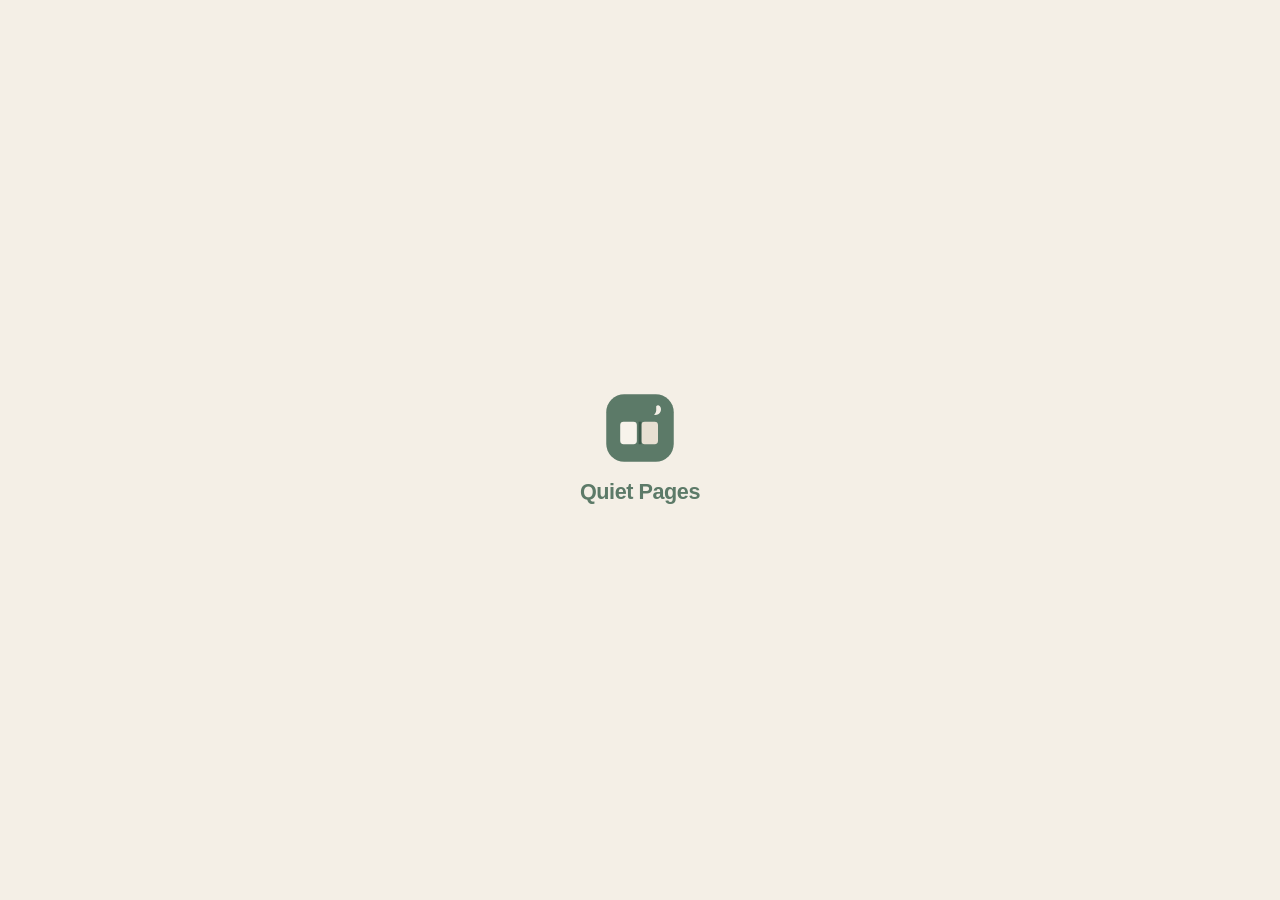
<file: index.html>
<!doctype html><html lang="en"><head><meta charset="utf-8"><meta name="viewport" content="width=device-width,initial-scale=1"><title>Quiet Pages (test builds)</title>
<meta http-equiv="refresh" content="0; url=stage3/index.html?v=4"><link rel="icon" href="data:,"></head>
<body style="font-family:system-ui,sans-serif;background:#f3eee6;color:#2b2b2b;padding:24px"><p><a href="stage3/index.html?v=4">Open Quiet Pages (Stage 3 test build)</a></p></body></html>
</file>
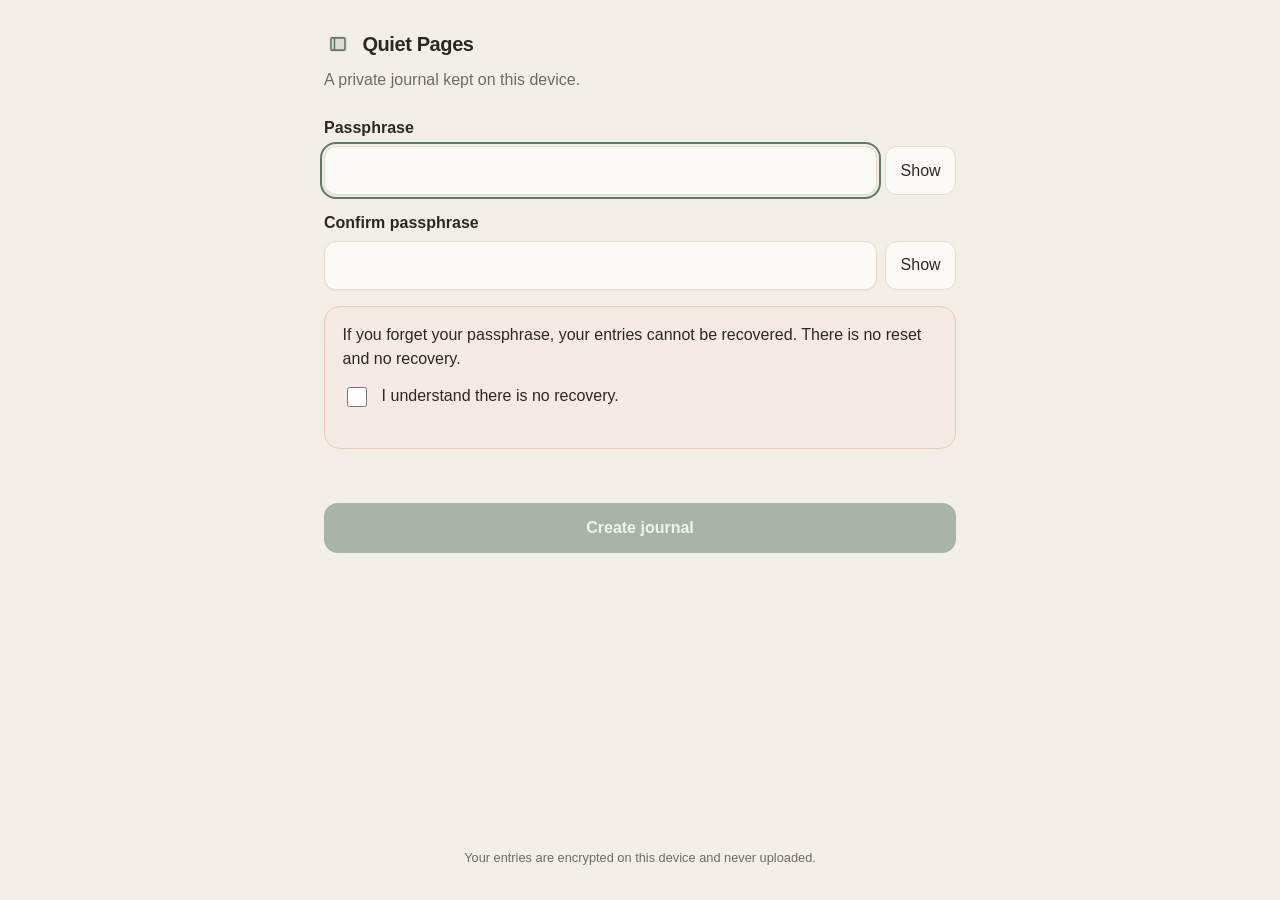
<file: stage1/index.html>
<!DOCTYPE html>
<html lang="en">
  <head>
    <meta charset="utf-8">
    <meta name="viewport" content="width=device-width, initial-scale=1, viewport-fit=cover">
    <meta name="color-scheme" content="light dark">
    <meta name="theme-color" content="#F4EFE6" media="(prefers-color-scheme: light)">
    <meta name="theme-color" content="#1A1917" media="(prefers-color-scheme: dark)">
    <meta name="apple-mobile-web-app-capable" content="yes">
    <meta name="mobile-web-app-capable" content="yes">
    <meta name="apple-mobile-web-app-status-bar-style" content="black-translucent">
    <meta name="apple-mobile-web-app-title" content="Quiet Pages">
    <meta name="description" content="A private journal kept on this device.">
    <title>Quiet Pages</title>
    <link rel="manifest" href="./manifest.webmanifest?v=1">
    <link rel="icon" type="image/png" href="./icons/icon-192.png?v=1">
    <link rel="apple-touch-icon" href="./icons/apple-touch-icon.png?v=1">
    <link rel="stylesheet" href="./css/app.css?v=1">
    <script type="module" src="./js/app.js?v=1"></script>
  </head>
  <body>
    <noscript>Quiet Pages needs JavaScript to encrypt and store entries on this device.</noscript>

    <main id="screen-setup" class="screen" data-screen="setup" hidden>
      <div class="brand">
        <svg class="mark" viewBox="0 0 32 32" width="28" height="28" aria-hidden="true">
          <rect x="6" y="7" width="20" height="18" rx="3" fill="currentColor" opacity="0.16"/>
          <rect x="8" y="9" width="16" height="14" rx="2" fill="none" stroke="currentColor" stroke-width="1.75"/>
          <path d="M12 9v14" fill="none" stroke="currentColor" stroke-width="1.75"/>
        </svg>
        <h1 class="app-name">Quiet Pages</h1>
      </div>
      <p class="lede">A private journal kept on this device.</p>
      <form id="setup-form" class="stack" novalidate>
        <div class="field">
          <label for="setup-pass">Passphrase</label>
          <div class="field-row">
            <input id="setup-pass" data-testid="setup-pass" name="passphrase" type="password" autocomplete="new-password" minlength="8" required>
            <button type="button" class="toggle-vis" data-toggle-password="setup-pass" aria-label="Show passphrase">Show</button>
          </div>
        </div>
        <div class="field">
          <label for="setup-confirm">Confirm passphrase</label>
          <div class="field-row">
            <input id="setup-confirm" data-testid="setup-confirm" name="confirm" type="password" autocomplete="new-password" minlength="8" required>
            <button type="button" class="toggle-vis" data-toggle-password="setup-confirm" aria-label="Show passphrase">Show</button>
          </div>
        </div>
        <div class="warning" role="note">
          <p>If you forget your passphrase, your entries cannot be recovered. There is no reset and no recovery.</p>
          <label class="ack-label">
            <input id="setup-ack" data-testid="setup-ack" type="checkbox">
            <span>I understand there is no recovery.</span>
          </label>
        </div>
        <p id="setup-error" class="status error" role="status" aria-live="polite"></p>
        <button id="setup-submit" data-testid="setup-submit" class="btn btn-primary" type="submit" disabled>Create journal</button>
      </form>
      <p class="footer">Your entries are encrypted on this device and never uploaded.</p>
    </main>

    <main id="screen-lock" class="screen" data-screen="lock" hidden>
      <div class="brand">
        <svg class="mark" viewBox="0 0 32 32" width="28" height="28" aria-hidden="true">
          <rect x="6" y="7" width="20" height="18" rx="3" fill="currentColor" opacity="0.16"/>
          <rect x="8" y="9" width="16" height="14" rx="2" fill="none" stroke="currentColor" stroke-width="1.75"/>
          <path d="M12 9v14" fill="none" stroke="currentColor" stroke-width="1.75"/>
        </svg>
        <h1 class="app-name">Quiet Pages</h1>
      </div>
      <p class="lede">Enter your passphrase to open your journal.</p>
      <form id="unlock-form" class="stack" novalidate>
        <div class="field">
          <label for="unlock-pass">Passphrase</label>
          <div class="field-row">
            <input id="unlock-pass" data-testid="unlock-pass" name="passphrase" type="password" autocomplete="current-password" required>
            <button type="button" class="toggle-vis" data-toggle-password="unlock-pass" aria-label="Show passphrase">Show</button>
          </div>
        </div>
        <p id="unlock-error" data-testid="unlock-error" class="status error" role="status" aria-live="polite"></p>
        <button id="unlock-submit" data-testid="unlock-submit" class="btn btn-primary" type="submit">Unlock</button>
      </form>
      <p class="footer">Your entries are encrypted on this device and never uploaded.</p>
    </main>

    <main id="screen-list" class="screen" data-screen="list" hidden>
      <header class="topbar">
        <div class="brand">
          <svg class="mark" viewBox="0 0 32 32" width="28" height="28" aria-hidden="true">
            <rect x="6" y="7" width="20" height="18" rx="3" fill="currentColor" opacity="0.16"/>
            <rect x="8" y="9" width="16" height="14" rx="2" fill="none" stroke="currentColor" stroke-width="1.75"/>
            <path d="M12 9v14" fill="none" stroke="currentColor" stroke-width="1.75"/>
          </svg>
          <h1 class="app-name">Quiet Pages</h1>
        </div>
        <button id="lock-btn" data-testid="lock-btn" class="btn btn-lock" type="button">Lock</button>
      </header>
      <button id="new-entry" data-testid="new-entry" class="btn btn-primary" type="button">New entry</button>
      <div id="entry-list" data-testid="entry-list" class="entry-list"></div>
      <p class="footer">Your entries are encrypted on this device and never uploaded.</p>
    </main>

    <main id="screen-editor" class="screen" data-screen="editor" hidden>
      <header class="topbar">
        <h1 id="editor-heading" class="app-name">New entry</h1>
      </header>
      <form id="editor-form" class="stack" novalidate>
        <div class="field">
          <label class="field-label" for="entry-date">Date</label>
          <input id="entry-date" data-testid="entry-date" name="date" type="date" required>
        </div>
        <div class="field">
          <label class="field-label" for="entry-title">Title</label>
          <input id="entry-title" data-testid="entry-title" name="title" type="text" maxlength="200" autocomplete="off">
        </div>
        <div class="field">
          <span class="field-label" id="mood-label">Mood</span>
          <div id="moods" class="moods" role="group" aria-labelledby="mood-label"></div>
        </div>
        <div class="field">
          <label class="field-label" for="entry-body">Entry</label>
          <textarea id="entry-body" data-testid="entry-body" name="body" rows="10"></textarea>
        </div>
        <p id="editor-error" class="status error" role="status" aria-live="polite"></p>
        <div class="actions">
          <button id="save-entry" data-testid="save-entry" class="btn btn-primary" type="submit">Save</button>
          <button id="cancel-entry" data-testid="cancel-entry" class="btn btn-secondary" type="button">Back</button>
          <button id="delete-entry" data-testid="delete-entry" class="btn btn-ghost" type="button" hidden>Delete</button>
        </div>
      </form>
      <p class="footer">Your entries are encrypted on this device and never uploaded.</p>
    </main>

    <div id="dialog-delete" class="overlay" hidden>
      <div class="dialog" role="dialog" aria-modal="true" aria-labelledby="delete-title">
        <h2 id="delete-title">Delete this entry?</h2>
        <p>Delete this entry? This can't be undone.</p>
        <div class="dialog-actions">
          <button id="confirm-delete" data-testid="confirm-delete" class="btn btn-danger" type="button">Delete</button>
          <button id="cancel-delete" data-testid="cancel-delete" class="btn btn-secondary" type="button">Keep</button>
        </div>
      </div>
    </div>
  </body>
</html>
</file>
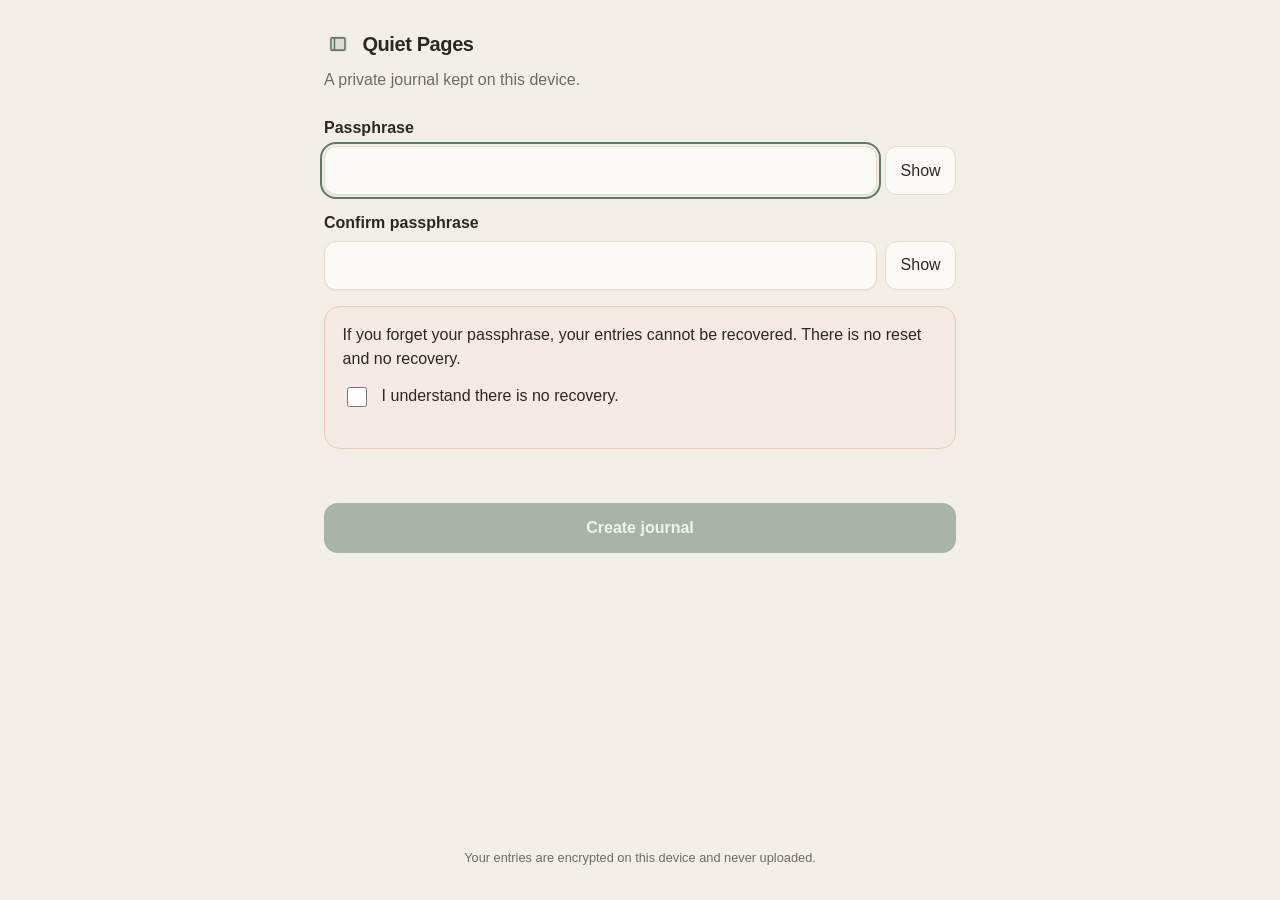
<file: stage2/index.html>
<!DOCTYPE html>
<html lang="en">
  <head>
    <meta charset="utf-8">
    <meta name="viewport" content="width=device-width, initial-scale=1, viewport-fit=cover">
    <meta name="color-scheme" content="light dark">
    <meta name="theme-color" content="#F4EFE6" media="(prefers-color-scheme: light)">
    <meta name="theme-color" content="#1A1917" media="(prefers-color-scheme: dark)">
    <meta name="apple-mobile-web-app-capable" content="yes">
    <meta name="mobile-web-app-capable" content="yes">
    <meta name="apple-mobile-web-app-status-bar-style" content="black-translucent">
    <meta name="apple-mobile-web-app-title" content="Quiet Pages">
    <meta name="description" content="A private journal kept on this device.">
    <title>Quiet Pages</title>
    <link rel="manifest" href="./manifest.webmanifest?v=2">
    <link rel="icon" type="image/png" href="./icons/icon-192.png?v=2">
    <link rel="apple-touch-icon" href="./icons/apple-touch-icon.png?v=2">
    <link rel="stylesheet" href="./css/app.css?v=2">
    <script type="module" src="./js/app.js?v=2"></script>
  </head>
  <body>
    <noscript>Quiet Pages needs JavaScript to encrypt and store entries on this device.</noscript>

    <main id="screen-setup" class="screen" data-screen="setup" hidden>
      <div class="brand">
        <svg class="mark" viewBox="0 0 32 32" width="28" height="28" aria-hidden="true">
          <rect x="6" y="7" width="20" height="18" rx="3" fill="currentColor" opacity="0.16"/>
          <rect x="8" y="9" width="16" height="14" rx="2" fill="none" stroke="currentColor" stroke-width="1.75"/>
          <path d="M12 9v14" fill="none" stroke="currentColor" stroke-width="1.75"/>
        </svg>
        <h1 class="app-name">Quiet Pages</h1>
      </div>
      <p class="lede">A private journal kept on this device.</p>
      <form id="setup-form" class="stack" novalidate>
        <div class="field">
          <label for="setup-pass">Passphrase</label>
          <div class="field-row">
            <input id="setup-pass" data-testid="setup-pass" name="passphrase" type="password" autocomplete="new-password" minlength="8" required>
            <button type="button" class="toggle-vis" data-toggle-password="setup-pass" aria-label="Show passphrase">Show</button>
          </div>
        </div>
        <div class="field">
          <label for="setup-confirm">Confirm passphrase</label>
          <div class="field-row">
            <input id="setup-confirm" data-testid="setup-confirm" name="confirm" type="password" autocomplete="new-password" minlength="8" required>
            <button type="button" class="toggle-vis" data-toggle-password="setup-confirm" aria-label="Show passphrase">Show</button>
          </div>
        </div>
        <div class="warning" role="note">
          <p>If you forget your passphrase, your entries cannot be recovered. There is no reset and no recovery.</p>
          <label class="ack-label">
            <input id="setup-ack" data-testid="setup-ack" type="checkbox">
            <span>I understand there is no recovery.</span>
          </label>
        </div>
        <p id="setup-error" class="status error" role="status" aria-live="polite"></p>
        <button id="setup-submit" data-testid="setup-submit" class="btn btn-primary" type="submit" disabled>Create journal</button>
      </form>
      <p class="footer">Your entries are encrypted on this device and never uploaded.</p>
    </main>

    <main id="screen-lock" class="screen" data-screen="lock" hidden>
      <div class="brand">
        <svg class="mark" viewBox="0 0 32 32" width="28" height="28" aria-hidden="true">
          <rect x="6" y="7" width="20" height="18" rx="3" fill="currentColor" opacity="0.16"/>
          <rect x="8" y="9" width="16" height="14" rx="2" fill="none" stroke="currentColor" stroke-width="1.75"/>
          <path d="M12 9v14" fill="none" stroke="currentColor" stroke-width="1.75"/>
        </svg>
        <h1 class="app-name">Quiet Pages</h1>
      </div>
      <p class="lede">Enter your passphrase to open your journal.</p>
      <form id="unlock-form" class="stack" novalidate>
        <div class="field">
          <label for="unlock-pass">Passphrase</label>
          <div class="field-row">
            <input id="unlock-pass" data-testid="unlock-pass" name="passphrase" type="password" autocomplete="current-password" required>
            <button type="button" class="toggle-vis" data-toggle-password="unlock-pass" aria-label="Show passphrase">Show</button>
          </div>
        </div>
        <p id="unlock-error" data-testid="unlock-error" class="status error" role="status" aria-live="polite"></p>
        <button id="unlock-submit" data-testid="unlock-submit" class="btn btn-primary" type="submit">Unlock</button>
      </form>
      <p class="footer">Your entries are encrypted on this device and never uploaded.</p>
    </main>

    <main id="screen-list" class="screen" data-screen="list" hidden>
      <header class="topbar">
        <div class="brand">
          <svg class="mark" viewBox="0 0 32 32" width="28" height="28" aria-hidden="true">
            <rect x="6" y="7" width="20" height="18" rx="3" fill="currentColor" opacity="0.16"/>
            <rect x="8" y="9" width="16" height="14" rx="2" fill="none" stroke="currentColor" stroke-width="1.75"/>
            <path d="M12 9v14" fill="none" stroke="currentColor" stroke-width="1.75"/>
          </svg>
          <h1 class="app-name">Quiet Pages</h1>
        </div>
        <div class="top-actions">
          <button id="settings-btn" data-testid="settings-btn" class="btn btn-lock" type="button">Settings</button>
          <button id="lock-btn" data-testid="lock-btn" class="btn btn-lock" type="button">Lock</button>
        </div>
      </header>
      <div class="segmented" role="tablist" aria-label="Journal view">
        <button id="view-list" data-testid="view-list" class="seg" type="button" role="tab" aria-selected="true">List</button>
        <button id="view-calendar" data-testid="view-calendar" class="seg" type="button" role="tab" aria-selected="false">Calendar</button>
      </div>
      <div class="search-row">
        <label class="sr-only" for="search-input">Search entries</label>
        <input id="search-input" data-testid="search-input" type="search" placeholder="Search titles, text, or mood" autocomplete="off" autocapitalize="off" spellcheck="false" enterkeyhint="search">
        <button id="search-clear" data-testid="search-clear" class="search-clear" type="button" aria-label="Clear search">×</button>
      </div>
      <div id="backup-banner" data-testid="backup-banner" class="banner" hidden>
        <p>You have entries that are not in a recent backup. Export a copy in case this browser's data is cleared.</p>
        <div class="banner-actions">
          <button id="backup-banner-open" class="btn btn-primary" type="button">Back up</button>
          <button id="backup-banner-dismiss" data-testid="backup-banner-dismiss" class="btn btn-secondary" type="button">Dismiss</button>
        </div>
      </div>
      <button id="new-entry" data-testid="new-entry" class="btn btn-primary" type="button">New entry</button>
      <div id="list-view">
        <div id="entry-list" data-testid="entry-list" class="entry-list"></div>
        <p id="search-empty" data-testid="search-empty" class="empty" hidden>No matches</p>
      </div>
      <div id="calendar-view" hidden>
        <div class="cal-nav">
          <button id="cal-prev" data-testid="cal-prev" class="btn btn-lock" type="button" aria-label="Previous month">Prev</button>
          <h2 id="cal-title" data-testid="cal-title" class="cal-title"></h2>
          <button id="cal-next" data-testid="cal-next" class="btn btn-lock" type="button" aria-label="Next month">Next</button>
        </div>
        <button id="cal-today" data-testid="cal-today" class="btn btn-secondary" type="button">Today</button>
        <div id="cal-grid" class="cal-grid" role="grid" aria-label="Month"></div>
        <div id="cal-day-entries" data-testid="cal-day-entries" class="entry-list"></div>
      </div>
      <p class="footer">Your entries are encrypted on this device and never uploaded.</p>
    </main>

    <main id="screen-editor" class="screen screen-editor" data-screen="editor" hidden>
      <form id="editor-form" class="editor-form" novalidate>
        <div class="editor-bar">
          <button id="cancel-entry" data-testid="cancel-entry" class="btn btn-secondary btn-inline" type="button">Cancel</button>
          <h1 id="editor-heading" class="editor-title">New entry</h1>
          <button id="save-entry" data-testid="save-entry" class="btn btn-primary btn-inline" type="submit">Save</button>
        </div>
        <div class="editor-fields stack">
          <p id="editor-error" class="status error" role="status" aria-live="polite"></p>
          <div class="field">
            <label class="field-label" for="entry-date">Date</label>
            <input id="entry-date" data-testid="entry-date" name="date" type="date" required>
          </div>
          <div class="field">
            <label class="field-label" for="entry-title">Title</label>
            <input id="entry-title" data-testid="entry-title" name="title" type="text" maxlength="200" autocomplete="off">
          </div>
          <div class="field">
            <span class="field-label" id="mood-label">Mood</span>
            <div id="moods" class="moods" role="group" aria-labelledby="mood-label"></div>
          </div>
          <div class="field">
            <label class="field-label" for="entry-body">Entry</label>
            <textarea id="entry-body" data-testid="entry-body" name="body" rows="8"></textarea>
          </div>
          <button id="delete-entry" data-testid="delete-entry" class="btn btn-ghost" type="button" hidden>Delete</button>
          <p class="footer">Your entries are encrypted on this device and never uploaded.</p>
        </div>
      </form>
    </main>

    <main id="screen-settings" class="screen" data-screen="settings" hidden>
      <header class="topbar">
        <button id="settings-back" data-testid="settings-back" class="btn btn-lock" type="button">Back</button>
        <h1 class="app-name">Settings</h1>
      </header>

      <section class="panel">
        <h2>Auto-lock</h2>
        <p class="hint">Lock the journal after you stop using it.</p>
        <div class="field">
          <label for="autolock-select">Lock after</label>
          <select id="autolock-select" data-testid="autolock-select">
            <option value="1">1 minute</option>
            <option value="5" selected>5 minutes</option>
            <option value="15">15 minutes</option>
            <option value="30">30 minutes</option>
          </select>
        </div>
      </section>

      <section id="backup-section" class="panel">
        <h2>Backup</h2>
        <p class="hint">Export an encrypted copy of your entries. The file stays encrypted, and you need a passphrase to read it. Import does not change the passphrase on this device.</p>
        <button id="export-backup" data-testid="export-backup" class="btn btn-primary" type="button">Export backup</button>
        <p id="export-status" class="status" role="status" aria-live="polite"></p>

        <h3>Import backup</h3>
        <div class="field">
          <label for="import-file">Backup file</label>
          <input id="import-file" data-testid="import-file" type="file" accept=".qpbackup,application/json,.json">
        </div>
        <div class="field">
          <label for="import-pass">Passphrase for this backup</label>
          <input id="import-pass" data-testid="import-pass" type="password" autocomplete="off">
        </div>
        <fieldset class="mode-fieldset">
          <legend>When an entry already exists</legend>
          <label class="choice">
            <input type="radio" name="import-mode" value="merge" data-testid="import-mode-merge" checked>
            <span>Merge — keep the newer copy</span>
          </label>
          <label class="choice">
            <input type="radio" name="import-mode" value="replace" data-testid="import-mode-replace">
            <span>Replace — use only the backup</span>
          </label>
        </fieldset>
        <p id="import-error" data-testid="import-error" class="status error" role="status" aria-live="polite" hidden></p>
        <p id="import-status" data-testid="import-status" class="status" role="status" aria-live="polite" hidden></p>
        <button id="import-submit" data-testid="import-submit" class="btn btn-secondary" type="button">Import backup</button>
      </section>

      <section class="panel">
        <h2>Change passphrase</h2>
        <form id="cp-form" class="stack" novalidate>
          <div class="field">
            <label for="cp-current">Current passphrase</label>
            <input id="cp-current" data-testid="cp-current" type="password" autocomplete="current-password">
          </div>
          <div class="field">
            <label for="cp-new">New passphrase</label>
            <input id="cp-new" data-testid="cp-new" type="password" autocomplete="new-password" minlength="8">
          </div>
          <div class="warning" role="note">
            <p>If you forget your passphrase, your entries cannot be recovered. There is no reset and no recovery.</p>
          </div>
          <div class="field">
            <label for="cp-confirm">Confirm new passphrase</label>
            <input id="cp-confirm" data-testid="cp-confirm" type="password" autocomplete="new-password" minlength="8">
          </div>
          <p id="cp-status" data-testid="cp-status" class="status" role="status" aria-live="polite"></p>
          <button id="cp-submit" data-testid="cp-submit" class="btn btn-primary" type="submit">Change passphrase</button>
        </form>
      </section>

      <p class="about">Made with AI using Grok Build.</p>
      <p class="footer">Your entries are encrypted on this device and never uploaded.</p>
    </main>

    <div id="dialog-replace" class="overlay" hidden>
      <div class="dialog" role="dialog" aria-modal="true" aria-labelledby="replace-title">
        <h2 id="replace-title">Replace all entries?</h2>
        <p>Replace all entries on this device with the backup? This can't be undone.</p>
        <div class="dialog-actions">
          <button id="confirm-replace" data-testid="confirm-replace" class="btn btn-danger" type="button">Replace</button>
          <button id="cancel-replace" data-testid="cancel-replace" class="btn btn-secondary" type="button">Cancel</button>
        </div>
      </div>
    </div>

    <div id="dialog-delete" class="overlay" hidden>
      <div class="dialog" role="dialog" aria-modal="true" aria-labelledby="delete-title">
        <h2 id="delete-title">Delete this entry?</h2>
        <p>Delete this entry? This can't be undone.</p>
        <div class="dialog-actions">
          <button id="confirm-delete" data-testid="confirm-delete" class="btn btn-danger" type="button">Delete</button>
          <button id="cancel-delete" data-testid="cancel-delete" class="btn btn-secondary" type="button">Keep</button>
        </div>
      </div>
    </div>
  </body>
</html>
</file>
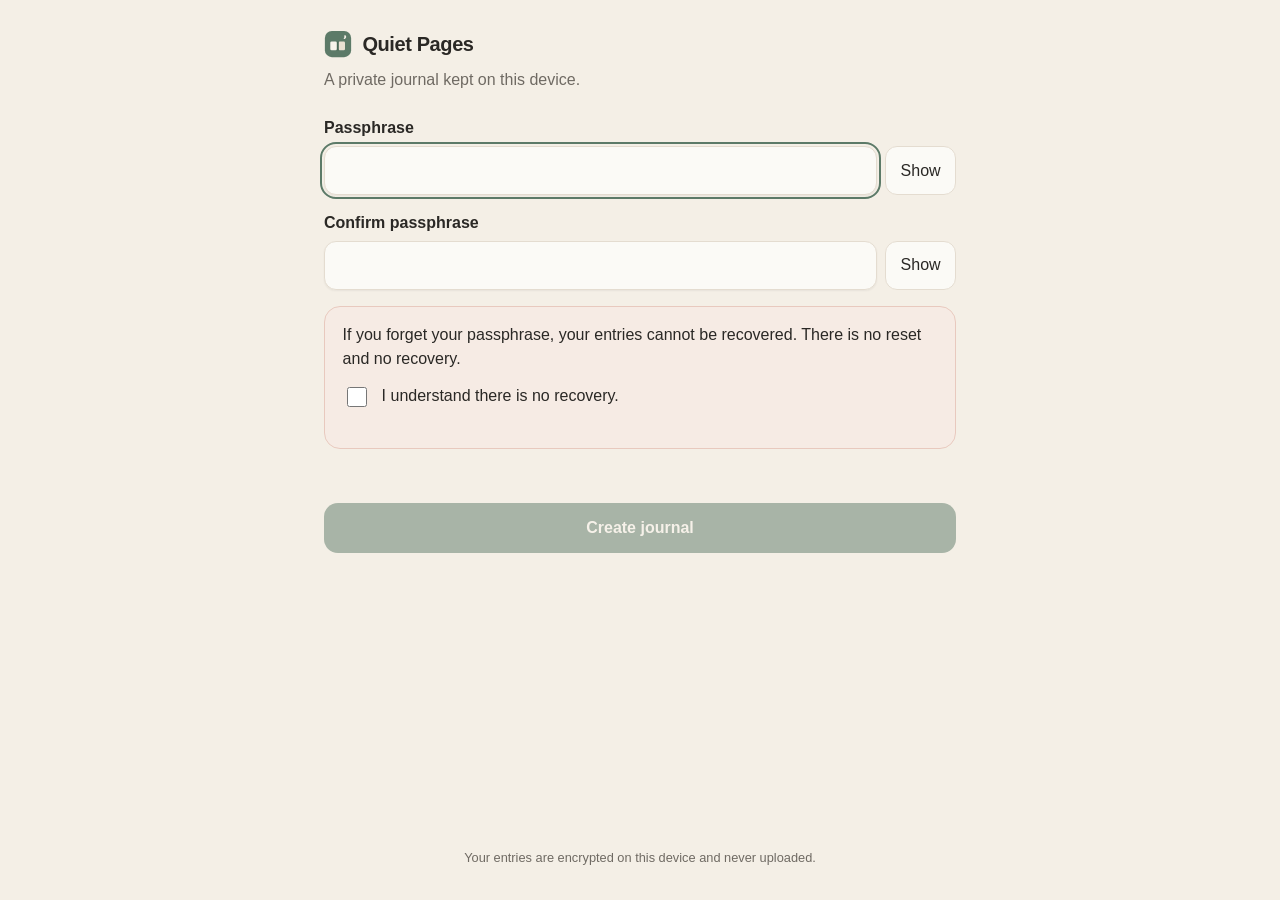
<file: stage3-demo/index.html>
<!DOCTYPE html>
<html lang="en">
  <head>
    <meta charset="utf-8">
    <meta name="viewport" content="width=device-width, initial-scale=1, viewport-fit=cover">
    <meta name="color-scheme" content="light dark">
    <meta name="theme-color" content="#F4EFE6" media="(prefers-color-scheme: light)">
    <meta name="theme-color" content="#1A1917" media="(prefers-color-scheme: dark)">
    <meta name="apple-mobile-web-app-capable" content="yes">
    <meta name="mobile-web-app-capable" content="yes">
    <meta name="apple-mobile-web-app-status-bar-style" content="black-translucent">
    <meta name="apple-mobile-web-app-title" content="QP Demo">
    <meta name="description" content="A private journal kept on this device.">
    <title>Quiet Pages (Demo)</title>
    <link rel="manifest" href="./manifest.webmanifest?v=5">
    <link rel="icon" type="image/png" href="./icons/icon-192.png?v=5">
    <link rel="apple-touch-icon" href="./icons/apple-touch-icon.png?v=5">
    <link rel="stylesheet" href="./css/app.css?v=5">
    <script type="module" src="./js/app.js?v=5"></script>
  </head>
  <body>
    <noscript><style>#splash{display:none}</style>Quiet Pages needs JavaScript to encrypt and store entries on this device.</noscript>

    <div id="splash" class="splash">
      <svg class="mark" viewBox="0 0 32 32" width="72" height="72" aria-hidden="true">
        <rect x="1" y="1" width="30" height="30" rx="8" fill="#5C7A68"/>
        <rect x="7.2" y="13.2" width="7.4" height="10" rx="1.5" fill="#F7F3EB"/>
        <rect x="16.6" y="13.2" width="7.4" height="10" rx="1.5" fill="#E8E0D2"/>
        <rect x="15.4" y="13.2" width="1.2" height="10" fill="#3D5A4A"/>
        <path fill="#F4EFE6" d="M23.2 7.1c.15 1.35-.15 2.35-1 3.05 1.15.25 2.35-.3 2.9-1.4.4-.9.3-1.9-.35-2.55-.5-.45-1.1-.4-1.55.1z"/>
      </svg>
      <p class="splash-name">Quiet Pages</p>
    </div>

    <main id="screen-setup" class="screen" data-screen="setup" hidden>
      <div class="brand">
        <svg class="mark" viewBox="0 0 32 32" width="28" height="28" aria-hidden="true">
          <rect x="1" y="1" width="30" height="30" rx="8" fill="#5C7A68"/>
          <rect x="7.2" y="13.2" width="7.4" height="10" rx="1.5" fill="#F7F3EB"/>
          <rect x="16.6" y="13.2" width="7.4" height="10" rx="1.5" fill="#E8E0D2"/>
          <rect x="15.4" y="13.2" width="1.2" height="10" fill="#3D5A4A"/>
          <path fill="#F4EFE6" d="M23.2 7.1c.15 1.35-.15 2.35-1 3.05 1.15.25 2.35-.3 2.9-1.4.4-.9.3-1.9-.35-2.55-.5-.45-1.1-.4-1.55.1z"/>
        </svg>
        <h1 class="app-name">Quiet Pages</h1>
      </div>
      <p class="lede">A private journal kept on this device.</p>
      <form id="setup-form" class="stack" novalidate>
        <div class="field">
          <label for="setup-pass">Passphrase</label>
          <div class="field-row">
            <input id="setup-pass" data-testid="setup-pass" name="passphrase" type="password" autocomplete="new-password" minlength="8" required>
            <button type="button" class="toggle-vis" data-toggle-password="setup-pass" aria-label="Show passphrase">Show</button>
          </div>
        </div>
        <div class="field">
          <label for="setup-confirm">Confirm passphrase</label>
          <div class="field-row">
            <input id="setup-confirm" data-testid="setup-confirm" name="confirm" type="password" autocomplete="new-password" minlength="8" required>
            <button type="button" class="toggle-vis" data-toggle-password="setup-confirm" aria-label="Show passphrase">Show</button>
          </div>
        </div>
        <div class="warning" role="note">
          <p>If you forget your passphrase, your entries cannot be recovered. There is no reset and no recovery.</p>
          <label class="ack-label">
            <input id="setup-ack" data-testid="setup-ack" type="checkbox">
            <span>I understand there is no recovery.</span>
          </label>
        </div>
        <p id="setup-error" class="status error" role="status" aria-live="polite"></p>
        <button id="setup-submit" data-testid="setup-submit" class="btn btn-primary" type="submit" disabled>Create journal</button>
      </form>
      <p class="footer">Your entries are encrypted on this device and never uploaded.</p>
    </main>

    <main id="screen-lock" class="screen" data-screen="lock" hidden>
      <div class="brand">
        <svg class="mark" viewBox="0 0 32 32" width="28" height="28" aria-hidden="true">
          <rect x="1" y="1" width="30" height="30" rx="8" fill="#5C7A68"/>
          <rect x="7.2" y="13.2" width="7.4" height="10" rx="1.5" fill="#F7F3EB"/>
          <rect x="16.6" y="13.2" width="7.4" height="10" rx="1.5" fill="#E8E0D2"/>
          <rect x="15.4" y="13.2" width="1.2" height="10" fill="#3D5A4A"/>
          <path fill="#F4EFE6" d="M23.2 7.1c.15 1.35-.15 2.35-1 3.05 1.15.25 2.35-.3 2.9-1.4.4-.9.3-1.9-.35-2.55-.5-.45-1.1-.4-1.55.1z"/>
        </svg>
        <h1 class="app-name">Quiet Pages</h1>
      </div>
      <p class="lede">Enter your passphrase to open your journal.</p>
      <form id="unlock-form" class="stack" novalidate>
        <div class="field">
          <label for="unlock-pass">Passphrase</label>
          <div class="field-row">
            <input id="unlock-pass" data-testid="unlock-pass" name="passphrase" type="password" autocomplete="current-password" required>
            <button type="button" class="toggle-vis" data-toggle-password="unlock-pass" aria-label="Show passphrase">Show</button>
          </div>
        </div>
        <p id="unlock-error" data-testid="unlock-error" class="status error" role="status" aria-live="polite"></p>
        <button id="unlock-submit" data-testid="unlock-submit" class="btn btn-primary" type="submit">Unlock</button>
      </form>
      <p class="footer">Your entries are encrypted on this device and never uploaded.</p>
    </main>

    <main id="screen-list" class="screen" data-screen="list" hidden>
      <header class="topbar">
        <div class="brand">
          <svg class="mark" viewBox="0 0 32 32" width="28" height="28" aria-hidden="true">
            <rect x="1" y="1" width="30" height="30" rx="8" fill="#5C7A68"/>
            <rect x="7.2" y="13.2" width="7.4" height="10" rx="1.5" fill="#F7F3EB"/>
            <rect x="16.6" y="13.2" width="7.4" height="10" rx="1.5" fill="#E8E0D2"/>
            <rect x="15.4" y="13.2" width="1.2" height="10" fill="#3D5A4A"/>
            <path fill="#F4EFE6" d="M23.2 7.1c.15 1.35-.15 2.35-1 3.05 1.15.25 2.35-.3 2.9-1.4.4-.9.3-1.9-.35-2.55-.5-.45-1.1-.4-1.55.1z"/>
          </svg>
          <h1 class="app-name">Quiet Pages</h1>
          <span id="demo-badge" data-testid="demo-badge" class="demo-badge" hidden>Demo</span>
        </div>
        <div class="top-actions">
          <button id="settings-btn" data-testid="settings-btn" class="btn btn-lock" type="button">Settings</button>
          <button id="lock-btn" data-testid="lock-btn" class="btn btn-lock" type="button">Lock</button>
        </div>
      </header>
      <div class="segmented" role="tablist" aria-label="Journal view">
        <button id="view-list" data-testid="view-list" class="seg" type="button" role="tab" aria-selected="true">List</button>
        <button id="view-calendar" data-testid="view-calendar" class="seg" type="button" role="tab" aria-selected="false">Calendar</button>
      </div>
      <div class="search-row">
        <label class="sr-only" for="search-input">Search entries</label>
        <input id="search-input" data-testid="search-input" type="search" placeholder="Search titles, text, or mood" autocomplete="off" autocapitalize="off" spellcheck="false" enterkeyhint="search">
        <button id="search-clear" data-testid="search-clear" class="search-clear" type="button" aria-label="Clear search">×</button>
      </div>
      <div id="backup-banner" data-testid="backup-banner" class="banner" hidden>
        <p>No recent backup of this journal.</p>
        <div class="banner-actions">
          <button id="backup-banner-open" class="btn btn-primary" type="button">Back up</button>
          <button id="backup-banner-dismiss" data-testid="backup-banner-dismiss" class="btn btn-lock banner-x" type="button" aria-label="Dismiss">×</button>
        </div>
      </div>
      <button id="new-entry" data-testid="new-entry" class="btn btn-primary" type="button">New entry</button>
      <div id="demo-limit-note" data-testid="demo-limit-note" class="limit-note" hidden>
        <p>The demo keeps up to 10 entries. You can still read, edit, delete and export them, and import that backup into the full version.</p>
        <a id="get-full-link" data-testid="get-full-link" href="#get-full-version" target="_blank" rel="noopener">Get the full version</a>
      </div>
      <div id="list-view">
        <div id="entry-list" data-testid="entry-list" class="entry-list"></div>
        <div id="empty-state" data-testid="empty-state" class="empty-state" hidden>
          <p class="empty-title">Nothing written yet.</p>
          <p>Tap New entry when you want to start a page.</p>
        </div>
        <p id="search-empty" data-testid="search-empty" class="empty" hidden>No matches</p>
      </div>
      <div id="calendar-view" hidden>
        <div class="cal-nav">
          <button id="cal-prev" data-testid="cal-prev" class="btn btn-lock" type="button" aria-label="Previous month">Prev</button>
          <h2 id="cal-title" data-testid="cal-title" class="cal-title"></h2>
          <button id="cal-next" data-testid="cal-next" class="btn btn-lock" type="button" aria-label="Next month">Next</button>
        </div>
        <button id="cal-today" data-testid="cal-today" class="btn btn-secondary" type="button">Today</button>
        <div id="cal-grid" class="cal-grid" role="grid" aria-label="Month"></div>
        <div id="cal-day-entries" data-testid="cal-day-entries" class="entry-list"></div>
      </div>
      <p class="footer">Your entries are encrypted on this device and never uploaded.</p>
    </main>

    <main id="screen-editor" class="screen screen-editor" data-screen="editor" hidden>
      <form id="editor-form" class="editor-form" novalidate>
        <div class="editor-bar">
          <button id="cancel-entry" data-testid="cancel-entry" class="btn btn-secondary btn-inline" type="button">Cancel</button>
          <h1 id="editor-heading" class="editor-title">New entry</h1>
          <button id="editor-lock" data-testid="lock-btn" class="btn btn-lock editor-lock" type="button">Lock</button>
          <button id="save-entry" data-testid="save-entry" class="btn btn-primary btn-inline" type="submit">Save</button>
        </div>
        <div class="editor-fields stack">
          <p id="draft-restored" data-testid="draft-restored" class="draft-note" hidden>We kept your unsaved changes.</p>
          <p id="editor-error" class="status error" role="status" aria-live="polite"></p>
          <div class="field">
            <label class="field-label" for="entry-date">Date</label>
            <input id="entry-date" data-testid="entry-date" name="date" type="date" required>
          </div>
          <div class="field">
            <label class="field-label" for="entry-title">Title</label>
            <input id="entry-title" data-testid="entry-title" name="title" type="text" maxlength="200" autocomplete="off">
          </div>
          <div class="field">
            <span class="field-label" id="mood-label">Mood</span>
            <div id="moods" class="moods" role="group" aria-labelledby="mood-label"></div>
          </div>
          <div class="field">
            <label class="field-label" for="entry-body">Entry</label>
            <textarea id="entry-body" data-testid="entry-body" name="body" rows="8"></textarea>
          </div>
          <button id="delete-entry" data-testid="delete-entry" class="btn btn-ghost" type="button" hidden>Delete</button>
          <p class="footer">Your entries are encrypted on this device and never uploaded.</p>
        </div>
      </form>
    </main>

    <main id="screen-settings" class="screen screen-sub" data-screen="settings" hidden>
      <header class="topbar topbar-sub">
        <button id="settings-back" data-testid="settings-back" class="btn btn-lock" type="button">Back</button>
        <h1 class="app-name">Settings</h1>
        <span class="topbar-end" aria-hidden="true"></span>
      </header>

      <section class="panel">
        <h2>Auto-lock</h2>
        <p class="hint">Lock the journal after you stop using it.</p>
        <div class="field">
          <label for="autolock-select">Lock after</label>
          <select id="autolock-select" data-testid="autolock-select">
            <option value="1">1 minute</option>
            <option value="5" selected>5 minutes</option>
            <option value="15">15 minutes</option>
            <option value="30">30 minutes</option>
          </select>
        </div>
      </section>

      <section id="backup-section" class="panel">
        <h2>Backup</h2>
        <p class="hint">Export an encrypted copy of your entries. The file stays encrypted, and you need a passphrase to read it. Import does not change the passphrase on this device.</p>
        <button id="export-backup" data-testid="export-backup" class="btn btn-primary" type="button">Export backup</button>
        <p id="export-status" class="status" role="status" aria-live="polite"></p>

        <h3>Import backup</h3>
        <div class="field">
          <label for="import-file">Backup file</label>
          <input id="import-file" data-testid="import-file" type="file" accept=".qpbackup,application/json,.json">
        </div>
        <div class="field">
          <label for="import-pass">Passphrase for this backup</label>
          <input id="import-pass" data-testid="import-pass" type="password" autocomplete="off">
        </div>
        <fieldset class="mode-fieldset">
          <legend>When an entry already exists</legend>
          <label class="choice">
            <input type="radio" name="import-mode" value="merge" data-testid="import-mode-merge" checked>
            <span>Merge — keep the newer copy</span>
          </label>
          <label class="choice">
            <input type="radio" name="import-mode" value="replace" data-testid="import-mode-replace">
            <span>Replace — use only the backup</span>
          </label>
        </fieldset>
        <p id="import-error" data-testid="import-error" class="status error" role="status" aria-live="polite" hidden></p>
        <p id="import-status" data-testid="import-status" class="status" role="status" aria-live="polite" hidden></p>
        <button id="import-submit" data-testid="import-submit" class="btn btn-secondary" type="button">Import backup</button>
      </section>

      <section class="panel">
        <h2>Change passphrase</h2>
        <form id="cp-form" class="stack" novalidate>
          <div class="field">
            <label for="cp-current">Current passphrase</label>
            <input id="cp-current" data-testid="cp-current" type="password" autocomplete="current-password">
          </div>
          <div class="field">
            <label for="cp-new">New passphrase</label>
            <input id="cp-new" data-testid="cp-new" type="password" autocomplete="new-password" minlength="8">
          </div>
          <div class="warning" role="note">
            <p>If you forget your passphrase, your entries cannot be recovered. There is no reset and no recovery.</p>
          </div>
          <div class="field">
            <label for="cp-confirm">Confirm new passphrase</label>
            <input id="cp-confirm" data-testid="cp-confirm" type="password" autocomplete="new-password" minlength="8">
          </div>
          <p id="cp-status" data-testid="cp-status" class="status" role="status" aria-live="polite"></p>
          <button id="cp-submit" data-testid="cp-submit" class="btn btn-primary" type="submit">Change passphrase</button>
        </form>
      </section>

      <section class="panel">
        <h2>Guides</h2>
        <div class="stack">
          <button id="help-btn" data-testid="help-btn" class="btn btn-secondary" type="button">How your data is kept</button>
          <button id="privacy-btn" data-testid="privacy-btn" class="btn btn-secondary" type="button">Privacy</button>
          <button id="about-btn" data-testid="about-btn" class="btn btn-secondary" type="button">About</button>
        </div>
      </section>

      <p class="footer">Your entries are encrypted on this device and never uploaded.</p>
    </main>

    <main id="screen-help" class="screen screen-sub" data-screen="help" hidden>
      <header class="topbar topbar-sub">
        <button id="help-back" data-testid="screen-back" class="btn btn-lock" type="button">Back</button>
        <h1 class="app-name">How your data is kept</h1>
        <span class="topbar-end" aria-hidden="true"></span>
      </header>
      <div class="prose">
        <p>Each entry is encrypted in this browser with your passphrase before it is saved. Quiet Pages stretches the passphrase with PBKDF2-SHA256, 600,000 rounds, then encrypts with AES-256-GCM through the browser's Web Crypto. Only that encrypted data is written to this browser. The passphrase is never saved. Nothing is uploaded. After the app is on this device, it works offline.</p>
        <div class="warning" role="note">
          <p>If you forget your passphrase, your entries cannot be recovered. There is no reset and no recovery. Quiet Pages cannot read them or hand them back.</p>
        </div>
        <p>A backup file is encrypted too. Opening it takes the passphrase you were using when that backup was exported. If you change the passphrase later, older backup files still need the older passphrase.</p>
        <p class="demo-only" hidden>The demo keeps up to 10 entries so it stays small. That is a convenience limit, not copy protection. You can read, edit, delete, and export those entries, then import the backup into the full version.</p>
        <h2>If the journal locks while you are writing</h2>
        <p>The unsaved page is encrypted and kept on this device. The next time you unlock, that page opens again. Saving or cancelling removes the saved copy.</p>
        <h2>Install to your Home Screen</h2>
        <h3>iPhone and iPad (Safari)</h3>
        <ol>
          <li>Tap the Share button.</li>
          <li>Tap Add to Home Screen.</li>
          <li>Tap Add.</li>
        </ol>
        <h3>Android (Chrome)</h3>
        <ol>
          <li>Tap the menu button.</li>
          <li>Tap Install app, or Add to Home screen.</li>
          <li>Confirm.</li>
        </ol>
        <h3>Desktop (Chrome or Edge)</h3>
        <ol>
          <li>Look for the install icon in the address bar, or open the browser menu.</li>
          <li>Choose Install Quiet Pages.</li>
        </ol>
        <h2>Browser storage</h2>
        <p>Safari can delete stored website data, especially for a site you have not added to the Home Screen. Any browser can delete it if you clear website data. Export a backup regularly so a cleared browser is not the only copy.</p>
      </div>
      <p class="footer">Your entries are encrypted on this device and never uploaded.</p>
    </main>

    <main id="screen-privacy" class="screen screen-sub" data-screen="privacy" hidden>
      <header class="topbar topbar-sub">
        <button id="privacy-back" data-testid="screen-back" class="btn btn-lock" type="button">Back</button>
        <h1 class="app-name">Privacy</h1>
        <span class="topbar-end" aria-hidden="true"></span>
      </header>
      <div class="prose">
        <p>Effective date: October 28, 2026</p>
        <p>Quiet Pages collects no personal data. It has no analytics, ads, or tracking, and it makes no network requests.</p>
        <p>Entries are stored only on your device, in your browser's local storage (IndexedDB), encrypted. We can't see, recover, or delete your entries. There is no account and no server copy.</p>
        <p>Backups are files you control. They stay encrypted, and reading one takes the passphrase used when that file was exported.</p>
        <p>Quiet Pages is not directed at children under 13, and it does not knowingly collect personal information from children.</p>
        <h2>Where the app is hosted</h2>
        <p>If you open Quiet Pages from a website (for example itch.io, or the web host of the private web version), that host's own privacy policy covers its website and server logs. Quiet Pages itself sends nothing about you or your entries.</p>
        <h2>Changes to this policy</h2>
        <p>If this policy changes, the effective date on this page will be updated.</p>
        <h2>Contact</h2>
        <p>Contact: <a href="mailto:gb-bluewater@mail.grokbot.com">gb-bluewater@mail.grokbot.com</a></p>
      </div>
      <p class="footer">Your entries are encrypted on this device and never uploaded.</p>
    </main>

    <main id="screen-about" class="screen screen-sub" data-screen="about" hidden>
      <header class="topbar topbar-sub">
        <button id="about-back" data-testid="screen-back" class="btn btn-lock" type="button">Back</button>
        <h1 class="app-name">About</h1>
        <span class="topbar-end" aria-hidden="true"></span>
      </header>
      <div class="prose">
        <p class="about-name">Quiet Pages</p>
        <p id="app-version" data-testid="app-version" class="version"></p>
        <p class="credit">A private journal kept on this device.</p>
        <p class="credit">Made with AI assistance (Grok Build)</p>
        <p class="credit">By BlueWater78</p>
        <p class="credit" data-testid="install-note">Install: in Safari tap Share, then Add to Home Screen.</p>
        <p class="demo-only credit" hidden>The 10-entry limit in the demo is a convenience limit, not copy protection.</p>
        <div class="stack">
          <button id="about-help" class="btn btn-secondary" type="button">How your data is kept</button>
          <button id="about-privacy" class="btn btn-secondary" type="button">Privacy</button>
        </div>
      </div>
      <p class="footer">Your entries are encrypted on this device and never uploaded.</p>
    </main>

    <div id="dialog-replace" class="overlay" hidden>
      <div class="dialog" role="dialog" aria-modal="true" aria-labelledby="replace-title">
        <h2 id="replace-title">Replace all entries?</h2>
        <p>Replace all entries on this device with the backup? This can't be undone.</p>
        <div class="dialog-actions">
          <button id="confirm-replace" data-testid="confirm-replace" class="btn btn-danger" type="button">Replace</button>
          <button id="cancel-replace" data-testid="cancel-replace" class="btn btn-secondary" type="button">Cancel</button>
        </div>
      </div>
    </div>

    <div id="dialog-delete" class="overlay" hidden>
      <div class="dialog" role="dialog" aria-modal="true" aria-labelledby="delete-title">
        <h2 id="delete-title">Delete this entry?</h2>
        <p>Delete this entry? This can't be undone.</p>
        <div class="dialog-actions">
          <button id="confirm-delete" data-testid="confirm-delete" class="btn btn-danger" type="button">Delete</button>
          <button id="cancel-delete" data-testid="cancel-delete" class="btn btn-secondary" type="button">Keep</button>
        </div>
      </div>
    </div>
  </body>
</html>
</file>
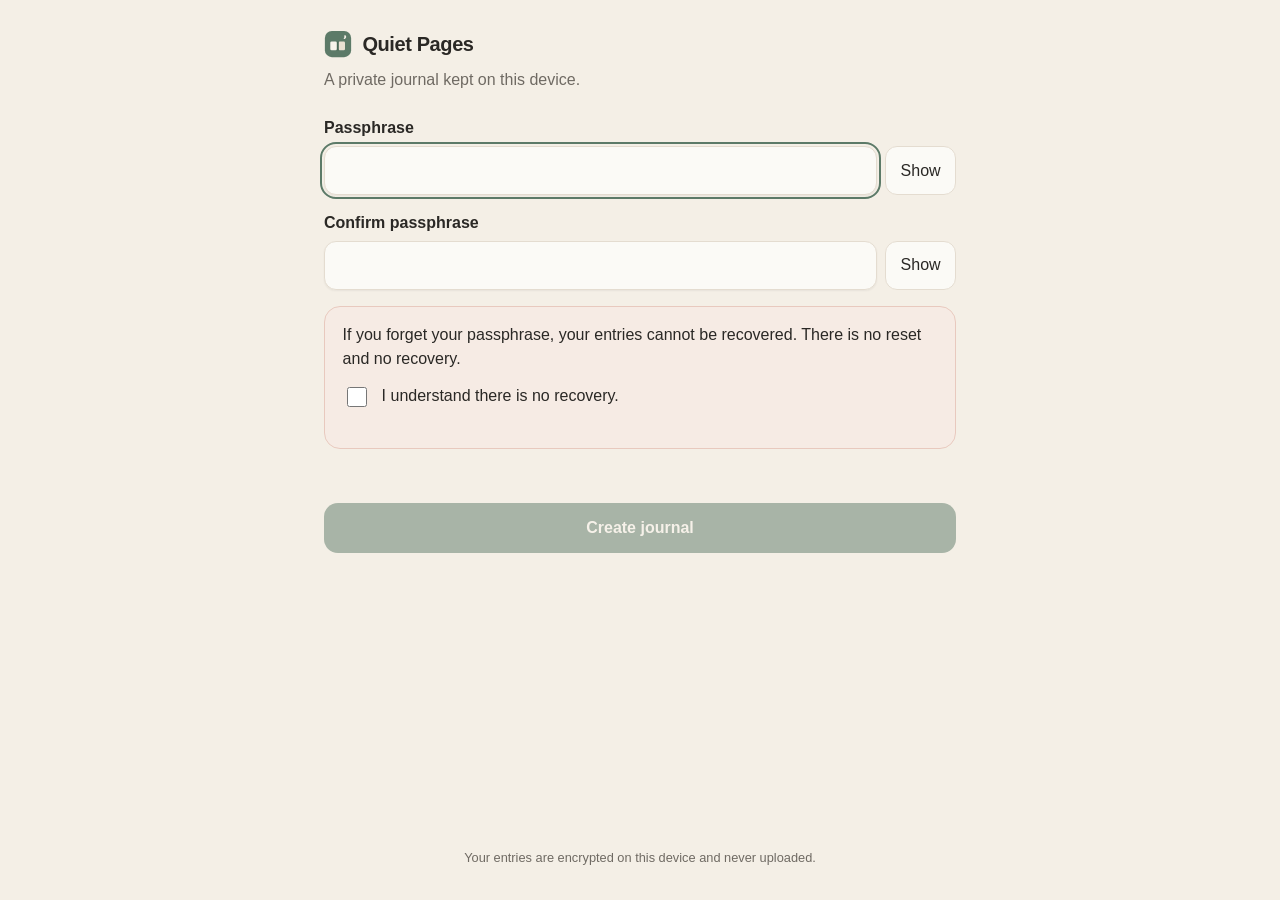
<file: stage3/index.html>
<!DOCTYPE html>
<html lang="en">
  <head>
    <meta charset="utf-8">
    <meta name="viewport" content="width=device-width, initial-scale=1, viewport-fit=cover">
    <meta name="color-scheme" content="light dark">
    <meta name="theme-color" content="#F4EFE6" media="(prefers-color-scheme: light)">
    <meta name="theme-color" content="#1A1917" media="(prefers-color-scheme: dark)">
    <meta name="apple-mobile-web-app-capable" content="yes">
    <meta name="mobile-web-app-capable" content="yes">
    <meta name="apple-mobile-web-app-status-bar-style" content="black-translucent">
    <meta name="apple-mobile-web-app-title" content="Quiet Pages">
    <meta name="description" content="A private journal kept on this device.">
    <title>Quiet Pages</title>
    <link rel="manifest" href="./manifest.webmanifest?v=4">
    <link rel="icon" type="image/png" href="./icons/icon-192.png?v=4">
    <link rel="apple-touch-icon" href="./icons/apple-touch-icon.png?v=4">
    <link rel="stylesheet" href="./css/app.css?v=4">
    <script type="module" src="./js/app.js?v=4"></script>
  </head>
  <body>
    <noscript><style>#splash{display:none}</style>Quiet Pages needs JavaScript to encrypt and store entries on this device.</noscript>

    <div id="splash" class="splash">
      <svg class="mark" viewBox="0 0 32 32" width="72" height="72" aria-hidden="true">
        <rect x="1" y="1" width="30" height="30" rx="8" fill="#5C7A68"/>
        <rect x="7.2" y="13.2" width="7.4" height="10" rx="1.5" fill="#F7F3EB"/>
        <rect x="16.6" y="13.2" width="7.4" height="10" rx="1.5" fill="#E8E0D2"/>
        <rect x="15.4" y="13.2" width="1.2" height="10" fill="#3D5A4A"/>
        <path fill="#F4EFE6" d="M23.2 7.1c.15 1.35-.15 2.35-1 3.05 1.15.25 2.35-.3 2.9-1.4.4-.9.3-1.9-.35-2.55-.5-.45-1.1-.4-1.55.1z"/>
      </svg>
      <p class="splash-name">Quiet Pages</p>
    </div>

    <main id="screen-setup" class="screen" data-screen="setup" hidden>
      <div class="brand">
        <svg class="mark" viewBox="0 0 32 32" width="28" height="28" aria-hidden="true">
          <rect x="1" y="1" width="30" height="30" rx="8" fill="#5C7A68"/>
          <rect x="7.2" y="13.2" width="7.4" height="10" rx="1.5" fill="#F7F3EB"/>
          <rect x="16.6" y="13.2" width="7.4" height="10" rx="1.5" fill="#E8E0D2"/>
          <rect x="15.4" y="13.2" width="1.2" height="10" fill="#3D5A4A"/>
          <path fill="#F4EFE6" d="M23.2 7.1c.15 1.35-.15 2.35-1 3.05 1.15.25 2.35-.3 2.9-1.4.4-.9.3-1.9-.35-2.55-.5-.45-1.1-.4-1.55.1z"/>
        </svg>
        <h1 class="app-name">Quiet Pages</h1>
      </div>
      <p class="lede">A private journal kept on this device.</p>
      <form id="setup-form" class="stack" novalidate>
        <div class="field">
          <label for="setup-pass">Passphrase</label>
          <div class="field-row">
            <input id="setup-pass" data-testid="setup-pass" name="passphrase" type="password" autocomplete="new-password" minlength="8" required>
            <button type="button" class="toggle-vis" data-toggle-password="setup-pass" aria-label="Show passphrase">Show</button>
          </div>
        </div>
        <div class="field">
          <label for="setup-confirm">Confirm passphrase</label>
          <div class="field-row">
            <input id="setup-confirm" data-testid="setup-confirm" name="confirm" type="password" autocomplete="new-password" minlength="8" required>
            <button type="button" class="toggle-vis" data-toggle-password="setup-confirm" aria-label="Show passphrase">Show</button>
          </div>
        </div>
        <div class="warning" role="note">
          <p>If you forget your passphrase, your entries cannot be recovered. There is no reset and no recovery.</p>
          <label class="ack-label">
            <input id="setup-ack" data-testid="setup-ack" type="checkbox">
            <span>I understand there is no recovery.</span>
          </label>
        </div>
        <p id="setup-error" class="status error" role="status" aria-live="polite"></p>
        <button id="setup-submit" data-testid="setup-submit" class="btn btn-primary" type="submit" disabled>Create journal</button>
      </form>
      <p class="footer">Your entries are encrypted on this device and never uploaded.</p>
    </main>

    <main id="screen-lock" class="screen" data-screen="lock" hidden>
      <div class="brand">
        <svg class="mark" viewBox="0 0 32 32" width="28" height="28" aria-hidden="true">
          <rect x="1" y="1" width="30" height="30" rx="8" fill="#5C7A68"/>
          <rect x="7.2" y="13.2" width="7.4" height="10" rx="1.5" fill="#F7F3EB"/>
          <rect x="16.6" y="13.2" width="7.4" height="10" rx="1.5" fill="#E8E0D2"/>
          <rect x="15.4" y="13.2" width="1.2" height="10" fill="#3D5A4A"/>
          <path fill="#F4EFE6" d="M23.2 7.1c.15 1.35-.15 2.35-1 3.05 1.15.25 2.35-.3 2.9-1.4.4-.9.3-1.9-.35-2.55-.5-.45-1.1-.4-1.55.1z"/>
        </svg>
        <h1 class="app-name">Quiet Pages</h1>
      </div>
      <p class="lede">Enter your passphrase to open your journal.</p>
      <form id="unlock-form" class="stack" novalidate>
        <div class="field">
          <label for="unlock-pass">Passphrase</label>
          <div class="field-row">
            <input id="unlock-pass" data-testid="unlock-pass" name="passphrase" type="password" autocomplete="current-password" required>
            <button type="button" class="toggle-vis" data-toggle-password="unlock-pass" aria-label="Show passphrase">Show</button>
          </div>
        </div>
        <p id="unlock-error" data-testid="unlock-error" class="status error" role="status" aria-live="polite"></p>
        <button id="unlock-submit" data-testid="unlock-submit" class="btn btn-primary" type="submit">Unlock</button>
      </form>
      <p class="footer">Your entries are encrypted on this device and never uploaded.</p>
    </main>

    <main id="screen-list" class="screen" data-screen="list" hidden>
      <header class="topbar">
        <div class="brand">
          <svg class="mark" viewBox="0 0 32 32" width="28" height="28" aria-hidden="true">
            <rect x="1" y="1" width="30" height="30" rx="8" fill="#5C7A68"/>
            <rect x="7.2" y="13.2" width="7.4" height="10" rx="1.5" fill="#F7F3EB"/>
            <rect x="16.6" y="13.2" width="7.4" height="10" rx="1.5" fill="#E8E0D2"/>
            <rect x="15.4" y="13.2" width="1.2" height="10" fill="#3D5A4A"/>
            <path fill="#F4EFE6" d="M23.2 7.1c.15 1.35-.15 2.35-1 3.05 1.15.25 2.35-.3 2.9-1.4.4-.9.3-1.9-.35-2.55-.5-.45-1.1-.4-1.55.1z"/>
          </svg>
          <h1 class="app-name">Quiet Pages</h1>
          <span id="demo-badge" data-testid="demo-badge" class="demo-badge" hidden>Demo</span>
        </div>
        <div class="top-actions">
          <button id="settings-btn" data-testid="settings-btn" class="btn btn-lock" type="button">Settings</button>
          <button id="lock-btn" data-testid="lock-btn" class="btn btn-lock" type="button">Lock</button>
        </div>
      </header>
      <div class="segmented" role="tablist" aria-label="Journal view">
        <button id="view-list" data-testid="view-list" class="seg" type="button" role="tab" aria-selected="true">List</button>
        <button id="view-calendar" data-testid="view-calendar" class="seg" type="button" role="tab" aria-selected="false">Calendar</button>
      </div>
      <div class="search-row">
        <label class="sr-only" for="search-input">Search entries</label>
        <input id="search-input" data-testid="search-input" type="search" placeholder="Search titles, text, or mood" autocomplete="off" autocapitalize="off" spellcheck="false" enterkeyhint="search">
        <button id="search-clear" data-testid="search-clear" class="search-clear" type="button" aria-label="Clear search">×</button>
      </div>
      <div id="backup-banner" data-testid="backup-banner" class="banner" hidden>
        <p>No recent backup of this journal.</p>
        <div class="banner-actions">
          <button id="backup-banner-open" class="btn btn-primary" type="button">Back up</button>
          <button id="backup-banner-dismiss" data-testid="backup-banner-dismiss" class="btn btn-lock banner-x" type="button" aria-label="Dismiss">×</button>
        </div>
      </div>
      <button id="new-entry" data-testid="new-entry" class="btn btn-primary" type="button">New entry</button>
      <div id="demo-limit-note" data-testid="demo-limit-note" class="limit-note" hidden>
        <p>The demo keeps up to 10 entries. You can still read, edit, delete and export them, and import that backup into the full version.</p>
        <a id="get-full-link" data-testid="get-full-link" href="#get-full-version" target="_blank" rel="noopener">Get the full version</a>
      </div>
      <div id="list-view">
        <div id="entry-list" data-testid="entry-list" class="entry-list"></div>
        <div id="empty-state" data-testid="empty-state" class="empty-state" hidden>
          <p class="empty-title">Nothing written yet.</p>
          <p>Tap New entry when you want to start a page.</p>
        </div>
        <p id="search-empty" data-testid="search-empty" class="empty" hidden>No matches</p>
      </div>
      <div id="calendar-view" hidden>
        <div class="cal-nav">
          <button id="cal-prev" data-testid="cal-prev" class="btn btn-lock" type="button" aria-label="Previous month">Prev</button>
          <h2 id="cal-title" data-testid="cal-title" class="cal-title"></h2>
          <button id="cal-next" data-testid="cal-next" class="btn btn-lock" type="button" aria-label="Next month">Next</button>
        </div>
        <button id="cal-today" data-testid="cal-today" class="btn btn-secondary" type="button">Today</button>
        <div id="cal-grid" class="cal-grid" role="grid" aria-label="Month"></div>
        <div id="cal-day-entries" data-testid="cal-day-entries" class="entry-list"></div>
      </div>
      <p class="footer">Your entries are encrypted on this device and never uploaded.</p>
    </main>

    <main id="screen-editor" class="screen screen-editor" data-screen="editor" hidden>
      <form id="editor-form" class="editor-form" novalidate>
        <div class="editor-bar">
          <button id="cancel-entry" data-testid="cancel-entry" class="btn btn-secondary btn-inline" type="button">Cancel</button>
          <h1 id="editor-heading" class="editor-title">New entry</h1>
          <button id="editor-lock" data-testid="lock-btn" class="btn btn-lock editor-lock" type="button">Lock</button>
          <button id="save-entry" data-testid="save-entry" class="btn btn-primary btn-inline" type="submit">Save</button>
        </div>
        <div class="editor-fields stack">
          <p id="draft-restored" data-testid="draft-restored" class="draft-note" hidden>We kept your unsaved changes.</p>
          <p id="editor-error" class="status error" role="status" aria-live="polite"></p>
          <div class="field">
            <label class="field-label" for="entry-date">Date</label>
            <input id="entry-date" data-testid="entry-date" name="date" type="date" required>
          </div>
          <div class="field">
            <label class="field-label" for="entry-title">Title</label>
            <input id="entry-title" data-testid="entry-title" name="title" type="text" maxlength="200" autocomplete="off">
          </div>
          <div class="field">
            <span class="field-label" id="mood-label">Mood</span>
            <div id="moods" class="moods" role="group" aria-labelledby="mood-label"></div>
          </div>
          <div class="field">
            <label class="field-label" for="entry-body">Entry</label>
            <textarea id="entry-body" data-testid="entry-body" name="body" rows="8"></textarea>
          </div>
          <button id="delete-entry" data-testid="delete-entry" class="btn btn-ghost" type="button" hidden>Delete</button>
          <p class="footer">Your entries are encrypted on this device and never uploaded.</p>
        </div>
      </form>
    </main>

    <main id="screen-settings" class="screen screen-sub" data-screen="settings" hidden>
      <header class="topbar topbar-sub">
        <button id="settings-back" data-testid="settings-back" class="btn btn-lock" type="button">Back</button>
        <h1 class="app-name">Settings</h1>
        <span class="topbar-end" aria-hidden="true"></span>
      </header>

      <section class="panel">
        <h2>Auto-lock</h2>
        <p class="hint">Lock the journal after you stop using it.</p>
        <div class="field">
          <label for="autolock-select">Lock after</label>
          <select id="autolock-select" data-testid="autolock-select">
            <option value="1">1 minute</option>
            <option value="5" selected>5 minutes</option>
            <option value="15">15 minutes</option>
            <option value="30">30 minutes</option>
          </select>
        </div>
      </section>

      <section id="backup-section" class="panel">
        <h2>Backup</h2>
        <p class="hint">Export an encrypted copy of your entries. The file stays encrypted, and you need a passphrase to read it. Import does not change the passphrase on this device.</p>
        <button id="export-backup" data-testid="export-backup" class="btn btn-primary" type="button">Export backup</button>
        <p id="export-status" class="status" role="status" aria-live="polite"></p>

        <h3>Import backup</h3>
        <div class="field">
          <label for="import-file">Backup file</label>
          <input id="import-file" data-testid="import-file" type="file" accept=".qpbackup,application/json,.json">
        </div>
        <div class="field">
          <label for="import-pass">Passphrase for this backup</label>
          <input id="import-pass" data-testid="import-pass" type="password" autocomplete="off">
        </div>
        <fieldset class="mode-fieldset">
          <legend>When an entry already exists</legend>
          <label class="choice">
            <input type="radio" name="import-mode" value="merge" data-testid="import-mode-merge" checked>
            <span>Merge — keep the newer copy</span>
          </label>
          <label class="choice">
            <input type="radio" name="import-mode" value="replace" data-testid="import-mode-replace">
            <span>Replace — use only the backup</span>
          </label>
        </fieldset>
        <p id="import-error" data-testid="import-error" class="status error" role="status" aria-live="polite" hidden></p>
        <p id="import-status" data-testid="import-status" class="status" role="status" aria-live="polite" hidden></p>
        <button id="import-submit" data-testid="import-submit" class="btn btn-secondary" type="button">Import backup</button>
      </section>

      <section class="panel">
        <h2>Change passphrase</h2>
        <form id="cp-form" class="stack" novalidate>
          <div class="field">
            <label for="cp-current">Current passphrase</label>
            <input id="cp-current" data-testid="cp-current" type="password" autocomplete="current-password">
          </div>
          <div class="field">
            <label for="cp-new">New passphrase</label>
            <input id="cp-new" data-testid="cp-new" type="password" autocomplete="new-password" minlength="8">
          </div>
          <div class="warning" role="note">
            <p>If you forget your passphrase, your entries cannot be recovered. There is no reset and no recovery.</p>
          </div>
          <div class="field">
            <label for="cp-confirm">Confirm new passphrase</label>
            <input id="cp-confirm" data-testid="cp-confirm" type="password" autocomplete="new-password" minlength="8">
          </div>
          <p id="cp-status" data-testid="cp-status" class="status" role="status" aria-live="polite"></p>
          <button id="cp-submit" data-testid="cp-submit" class="btn btn-primary" type="submit">Change passphrase</button>
        </form>
      </section>

      <section class="panel">
        <h2>Guides</h2>
        <div class="stack">
          <button id="help-btn" data-testid="help-btn" class="btn btn-secondary" type="button">How your data is kept</button>
          <button id="privacy-btn" data-testid="privacy-btn" class="btn btn-secondary" type="button">Privacy</button>
          <button id="about-btn" data-testid="about-btn" class="btn btn-secondary" type="button">About</button>
        </div>
      </section>

      <p class="footer">Your entries are encrypted on this device and never uploaded.</p>
    </main>

    <main id="screen-help" class="screen screen-sub" data-screen="help" hidden>
      <header class="topbar topbar-sub">
        <button id="help-back" data-testid="screen-back" class="btn btn-lock" type="button">Back</button>
        <h1 class="app-name">How your data is kept</h1>
        <span class="topbar-end" aria-hidden="true"></span>
      </header>
      <div class="prose">
        <p>Each entry is encrypted in this browser with your passphrase before it is saved. Quiet Pages stretches the passphrase with PBKDF2-SHA256, 600,000 rounds, then encrypts with AES-256-GCM through the browser's Web Crypto. Only that encrypted data is written to this browser. The passphrase is never saved. Nothing is uploaded. After the app is on this device, it works offline.</p>
        <div class="warning" role="note">
          <p>If you forget your passphrase, your entries cannot be recovered. There is no reset and no recovery. Quiet Pages cannot read them or hand them back.</p>
        </div>
        <p>A backup file is encrypted too. Opening it takes the passphrase you were using when that backup was exported. If you change the passphrase later, older backup files still need the older passphrase.</p>
        <p class="demo-only" hidden>The demo keeps up to 10 entries so it stays small. That is a convenience limit, not copy protection. You can read, edit, delete, and export those entries, then import the backup into the full version.</p>
        <h2>If the journal locks while you are writing</h2>
        <p>The unsaved page is encrypted and kept on this device. The next time you unlock, that page opens again. Saving or cancelling removes the saved copy.</p>
        <h2>Install to your Home Screen</h2>
        <h3>iPhone and iPad (Safari)</h3>
        <ol>
          <li>Tap the Share button.</li>
          <li>Tap Add to Home Screen.</li>
          <li>Tap Add.</li>
        </ol>
        <h3>Android (Chrome)</h3>
        <ol>
          <li>Tap the menu button.</li>
          <li>Tap Install app, or Add to Home screen.</li>
          <li>Confirm.</li>
        </ol>
        <h3>Desktop (Chrome or Edge)</h3>
        <ol>
          <li>Look for the install icon in the address bar, or open the browser menu.</li>
          <li>Choose Install Quiet Pages.</li>
        </ol>
        <h2>Browser storage</h2>
        <p>Safari can delete stored website data, especially for a site you have not added to the Home Screen. Any browser can delete it if you clear website data. Export a backup regularly so a cleared browser is not the only copy.</p>
      </div>
      <p class="footer">Your entries are encrypted on this device and never uploaded.</p>
    </main>

    <main id="screen-privacy" class="screen screen-sub" data-screen="privacy" hidden>
      <header class="topbar topbar-sub">
        <button id="privacy-back" data-testid="screen-back" class="btn btn-lock" type="button">Back</button>
        <h1 class="app-name">Privacy</h1>
        <span class="topbar-end" aria-hidden="true"></span>
      </header>
      <div class="prose">
        <p>Effective date: October 28, 2026</p>
        <p>Quiet Pages collects no personal data. It has no analytics, ads, or tracking, and it makes no network requests.</p>
        <p>Entries are stored only on your device, in your browser's local storage (IndexedDB), encrypted. We can't see, recover, or delete your entries. There is no account and no server copy.</p>
        <p>Backups are files you control. They stay encrypted, and reading one takes the passphrase used when that file was exported.</p>
        <p>Quiet Pages is not directed at children under 13, and it does not knowingly collect personal information from children.</p>
        <h2>Where the app is hosted</h2>
        <p>If you use Quiet Pages on a website that hosts it, such as itch.io, that website's own privacy policy covers the page around the app. Quiet Pages itself still sends nothing.</p>
        <h2>Changes to this policy</h2>
        <p>If this policy changes, the effective date on this page will be updated.</p>
        <h2>Contact</h2>
        <p>Contact: <a href="mailto:gb-bluewater@mail.grokbot.com">gb-bluewater@mail.grokbot.com</a></p>
      </div>
      <p class="footer">Your entries are encrypted on this device and never uploaded.</p>
    </main>

    <main id="screen-about" class="screen screen-sub" data-screen="about" hidden>
      <header class="topbar topbar-sub">
        <button id="about-back" data-testid="screen-back" class="btn btn-lock" type="button">Back</button>
        <h1 class="app-name">About</h1>
        <span class="topbar-end" aria-hidden="true"></span>
      </header>
      <div class="prose">
        <p class="about-name">Quiet Pages</p>
        <p id="app-version" data-testid="app-version" class="version"></p>
        <p class="credit">A private journal kept on this device.</p>
        <p class="credit">Made with AI assistance (Grok Build)</p>
        <p class="credit">By BlueWater78</p>
        <p class="demo-only credit" hidden>The 10-entry limit in the demo is a convenience limit, not copy protection.</p>
        <div class="stack">
          <button id="about-help" class="btn btn-secondary" type="button">How your data is kept</button>
          <button id="about-privacy" class="btn btn-secondary" type="button">Privacy</button>
        </div>
      </div>
      <p class="footer">Your entries are encrypted on this device and never uploaded.</p>
    </main>

    <div id="dialog-replace" class="overlay" hidden>
      <div class="dialog" role="dialog" aria-modal="true" aria-labelledby="replace-title">
        <h2 id="replace-title">Replace all entries?</h2>
        <p>Replace all entries on this device with the backup? This can't be undone.</p>
        <div class="dialog-actions">
          <button id="confirm-replace" data-testid="confirm-replace" class="btn btn-danger" type="button">Replace</button>
          <button id="cancel-replace" data-testid="cancel-replace" class="btn btn-secondary" type="button">Cancel</button>
        </div>
      </div>
    </div>

    <div id="dialog-delete" class="overlay" hidden>
      <div class="dialog" role="dialog" aria-modal="true" aria-labelledby="delete-title">
        <h2 id="delete-title">Delete this entry?</h2>
        <p>Delete this entry? This can't be undone.</p>
        <div class="dialog-actions">
          <button id="confirm-delete" data-testid="confirm-delete" class="btn btn-danger" type="button">Delete</button>
          <button id="cancel-delete" data-testid="cancel-delete" class="btn btn-secondary" type="button">Keep</button>
        </div>
      </div>
    </div>
  </body>
</html>
</file>
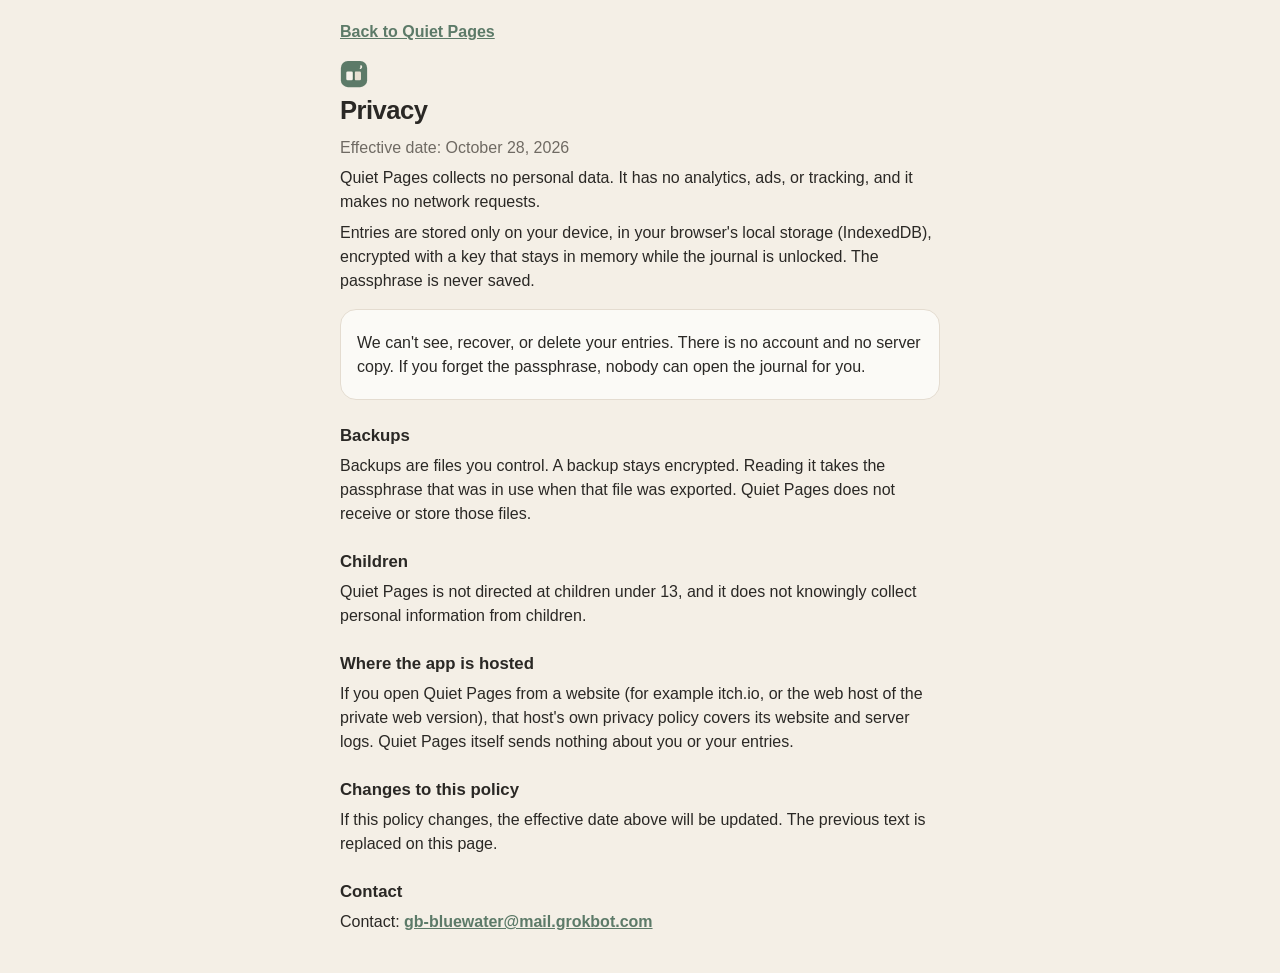
<file: stage3-demo/privacy.html>
<!DOCTYPE html>
<html lang="en">
  <head>
    <meta charset="utf-8">
    <meta name="viewport" content="width=device-width, initial-scale=1, viewport-fit=cover">
    <meta name="color-scheme" content="light dark">
    <meta name="theme-color" content="#F4EFE6" media="(prefers-color-scheme: light)">
    <meta name="theme-color" content="#1A1917" media="(prefers-color-scheme: dark)">
    <title>Privacy — Quiet Pages</title>
    <style>
      :root {
        color-scheme: light dark;
        --bg: #f4efe6;
        --paper: #fbfaf6;
        --ink: #2a2825;
        --muted: #6f6a63;
        --accent: #5c7a68;
        --line: #e4dcd0;
      }
      @media (prefers-color-scheme: dark) {
        :root {
          --bg: #1a1917;
          --paper: #242321;
          --ink: #e7e3db;
          --muted: #a8a39a;
          --accent: #8aa894;
          --line: #3a3834;
        }
      }
      * { box-sizing: border-box; }
      body {
        margin: 0;
        background: var(--bg);
        color: var(--ink);
        font-family: -apple-system, BlinkMacSystemFont, "Segoe UI", Roboto, "Helvetica Neue", Arial, sans-serif;
        font-size: 16px;
        line-height: 1.5;
      }
      main {
        width: min(100%, 40rem);
        margin: 0 auto;
        padding: max(1.25rem, env(safe-area-inset-top)) max(1.25rem, env(safe-area-inset-right)) max(2rem, env(safe-area-inset-bottom)) max(1.25rem, env(safe-area-inset-left));
      }
      .back {
        margin: 0 0 1rem;
      }
      a {
        color: var(--accent);
        font-weight: 600;
      }
      h1 {
        margin: 0.2rem 0 0.4rem;
        font-size: 1.6rem;
        letter-spacing: -0.02em;
      }
      h2 {
        margin: 1.4rem 0 0.35rem;
        font-size: 1.05rem;
      }
      p { margin: 0.4rem 0; }
      .mark { color: var(--accent); vertical-align: middle; }
      .lede { color: var(--muted); margin-top: 0; }
      .panel {
        background: var(--paper);
        border: 1px solid var(--line);
        border-radius: 16px;
        padding: 0.9rem 1rem;
        margin: 1rem 0;
      }
    </style>
  </head>
  <body>
    <main>
      <p class="back"><a href="./index.html?v=5">Back to Quiet Pages</a></p>
      <svg class="mark" viewBox="0 0 32 32" width="28" height="28" aria-hidden="true">
        <rect x="1" y="1" width="30" height="30" rx="8" fill="#5C7A68"/>
        <rect x="7.2" y="13.2" width="7.4" height="10" rx="1.5" fill="#F7F3EB"/>
        <rect x="16.6" y="13.2" width="7.4" height="10" rx="1.5" fill="#E8E0D2"/>
        <rect x="15.4" y="13.2" width="1.2" height="10" fill="#3D5A4A"/>
        <path fill="#F4EFE6" d="M23.2 7.1c.15 1.35-.15 2.35-1 3.05 1.15.25 2.35-.3 2.9-1.4.4-.9.3-1.9-.35-2.55-.5-.45-1.1-.4-1.55.1z"/>
      </svg>
      <h1>Privacy</h1>
      <p class="lede">Effective date: October 28, 2026</p>
      <p>Quiet Pages collects no personal data. It has no analytics, ads, or tracking, and it makes no network requests.</p>
      <p>Entries are stored only on your device, in your browser's local storage (IndexedDB), encrypted with a key that stays in memory while the journal is unlocked. The passphrase is never saved.</p>
      <div class="panel">
        <p>We can't see, recover, or delete your entries. There is no account and no server copy. If you forget the passphrase, nobody can open the journal for you.</p>
      </div>
      <h2>Backups</h2>
      <p>Backups are files you control. A backup stays encrypted. Reading it takes the passphrase that was in use when that file was exported. Quiet Pages does not receive or store those files.</p>
      <h2>Children</h2>
      <p>Quiet Pages is not directed at children under 13, and it does not knowingly collect personal information from children.</p>
      <h2>Where the app is hosted</h2>
        <p>If you open Quiet Pages from a website (for example itch.io, or the web host of the private web version), that host's own privacy policy covers its website and server logs. Quiet Pages itself sends nothing about you or your entries.</p>
        <h2>Changes to this policy</h2>
      <p>If this policy changes, the effective date above will be updated. The previous text is replaced on this page.</p>
      <h2>Contact</h2>
      <p>Contact: <a href="mailto:gb-bluewater@mail.grokbot.com">gb-bluewater@mail.grokbot.com</a></p>
    </main>
  </body>
</html>
</file>
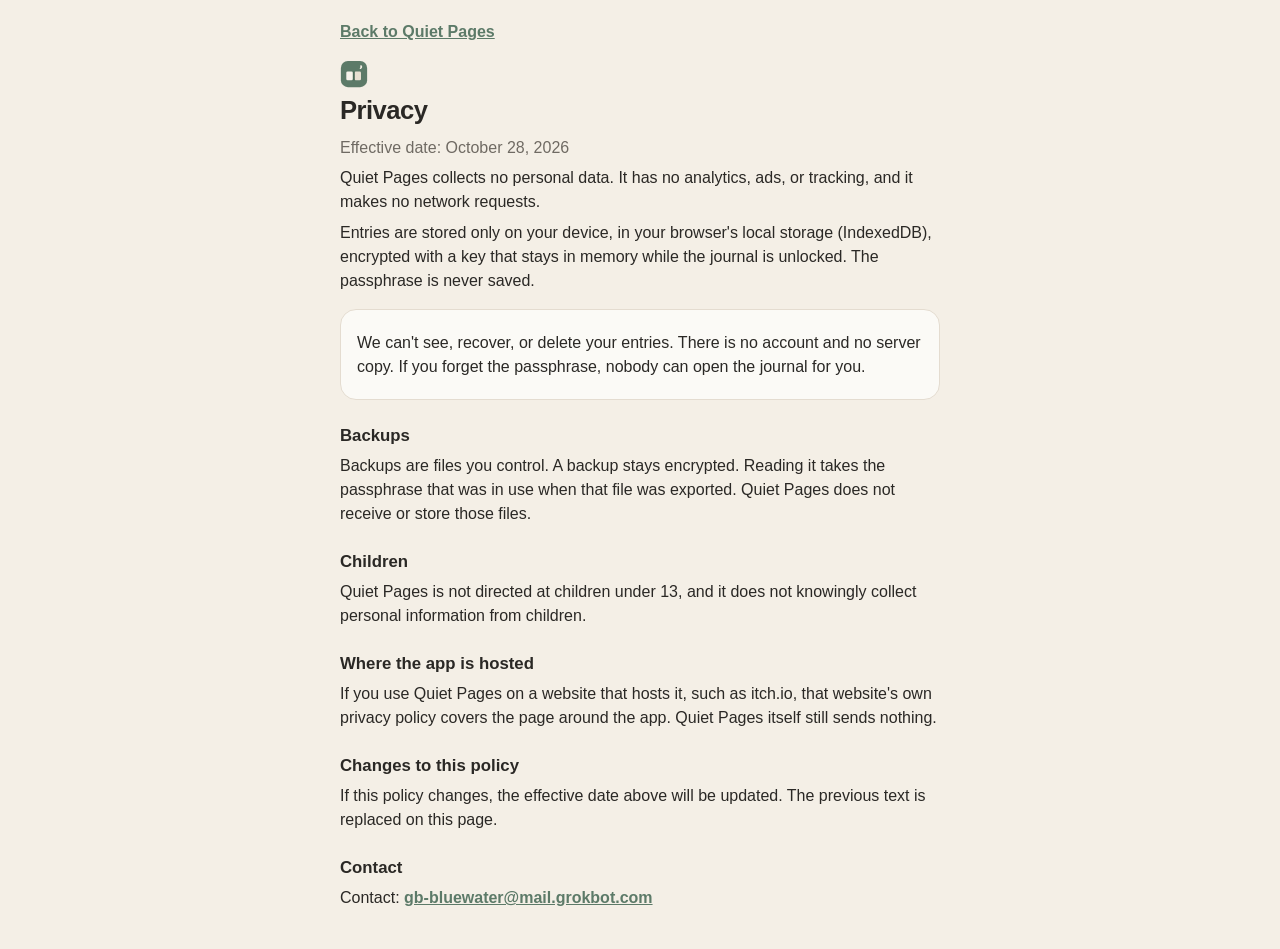
<file: stage3/privacy.html>
<!DOCTYPE html>
<html lang="en">
  <head>
    <meta charset="utf-8">
    <meta name="viewport" content="width=device-width, initial-scale=1, viewport-fit=cover">
    <meta name="color-scheme" content="light dark">
    <meta name="theme-color" content="#F4EFE6" media="(prefers-color-scheme: light)">
    <meta name="theme-color" content="#1A1917" media="(prefers-color-scheme: dark)">
    <title>Privacy — Quiet Pages</title>
    <style>
      :root {
        color-scheme: light dark;
        --bg: #f4efe6;
        --paper: #fbfaf6;
        --ink: #2a2825;
        --muted: #6f6a63;
        --accent: #5c7a68;
        --line: #e4dcd0;
      }
      @media (prefers-color-scheme: dark) {
        :root {
          --bg: #1a1917;
          --paper: #242321;
          --ink: #e7e3db;
          --muted: #a8a39a;
          --accent: #8aa894;
          --line: #3a3834;
        }
      }
      * { box-sizing: border-box; }
      body {
        margin: 0;
        background: var(--bg);
        color: var(--ink);
        font-family: -apple-system, BlinkMacSystemFont, "Segoe UI", Roboto, "Helvetica Neue", Arial, sans-serif;
        font-size: 16px;
        line-height: 1.5;
      }
      main {
        width: min(100%, 40rem);
        margin: 0 auto;
        padding: max(1.25rem, env(safe-area-inset-top)) max(1.25rem, env(safe-area-inset-right)) max(2rem, env(safe-area-inset-bottom)) max(1.25rem, env(safe-area-inset-left));
      }
      .back {
        margin: 0 0 1rem;
      }
      a {
        color: var(--accent);
        font-weight: 600;
      }
      h1 {
        margin: 0.2rem 0 0.4rem;
        font-size: 1.6rem;
        letter-spacing: -0.02em;
      }
      h2 {
        margin: 1.4rem 0 0.35rem;
        font-size: 1.05rem;
      }
      p { margin: 0.4rem 0; }
      .mark { color: var(--accent); vertical-align: middle; }
      .lede { color: var(--muted); margin-top: 0; }
      .panel {
        background: var(--paper);
        border: 1px solid var(--line);
        border-radius: 16px;
        padding: 0.9rem 1rem;
        margin: 1rem 0;
      }
    </style>
  </head>
  <body>
    <main>
      <p class="back"><a href="./index.html?v=4">Back to Quiet Pages</a></p>
      <svg class="mark" viewBox="0 0 32 32" width="28" height="28" aria-hidden="true">
        <rect x="1" y="1" width="30" height="30" rx="8" fill="#5C7A68"/>
        <rect x="7.2" y="13.2" width="7.4" height="10" rx="1.5" fill="#F7F3EB"/>
        <rect x="16.6" y="13.2" width="7.4" height="10" rx="1.5" fill="#E8E0D2"/>
        <rect x="15.4" y="13.2" width="1.2" height="10" fill="#3D5A4A"/>
        <path fill="#F4EFE6" d="M23.2 7.1c.15 1.35-.15 2.35-1 3.05 1.15.25 2.35-.3 2.9-1.4.4-.9.3-1.9-.35-2.55-.5-.45-1.1-.4-1.55.1z"/>
      </svg>
      <h1>Privacy</h1>
      <p class="lede">Effective date: October 28, 2026</p>
      <p>Quiet Pages collects no personal data. It has no analytics, ads, or tracking, and it makes no network requests.</p>
      <p>Entries are stored only on your device, in your browser's local storage (IndexedDB), encrypted with a key that stays in memory while the journal is unlocked. The passphrase is never saved.</p>
      <div class="panel">
        <p>We can't see, recover, or delete your entries. There is no account and no server copy. If you forget the passphrase, nobody can open the journal for you.</p>
      </div>
      <h2>Backups</h2>
      <p>Backups are files you control. A backup stays encrypted. Reading it takes the passphrase that was in use when that file was exported. Quiet Pages does not receive or store those files.</p>
      <h2>Children</h2>
      <p>Quiet Pages is not directed at children under 13, and it does not knowingly collect personal information from children.</p>
      <h2>Where the app is hosted</h2>
        <p>If you use Quiet Pages on a website that hosts it, such as itch.io, that website's own privacy policy covers the page around the app. Quiet Pages itself still sends nothing.</p>
        <h2>Changes to this policy</h2>
      <p>If this policy changes, the effective date above will be updated. The previous text is replaced on this page.</p>
      <h2>Contact</h2>
      <p>Contact: <a href="mailto:gb-bluewater@mail.grokbot.com">gb-bluewater@mail.grokbot.com</a></p>
    </main>
  </body>
</html>
</file>
<file: stage1/css/app.css>
:root {
  color-scheme: light dark;
  --bg: #f4efe6;
  --paper: #fbfaf6;
  --ink: #2a2825;
  --muted: #6f6a63;
  --accent: #5c7a68;
  --accent-ink: #f7f3eb;
  --danger: #9c4f42;
  --danger-bg: #f6ebe4;
  --danger-line: #e8c9be;
  --line: #e4dcd0;
  --focus: #5c7a68;
  --shadow: 0 1px 2px rgba(42, 40, 37, 0.06);
  --radius: 16px;
  --max: 42rem;
  --tap: 48px;
}

@media (prefers-color-scheme: dark) {
  :root {
    --bg: #1a1917;
    --paper: #242321;
    --ink: #e7e3db;
    --muted: #a8a39a;
    --accent: #8aa894;
    --accent-ink: #1a1917;
    --danger: #d9897c;
    --danger-bg: #322422;
    --danger-line: #5a3a34;
    --line: #3a3834;
    --focus: #8aa894;
    --shadow: 0 1px 2px rgba(0, 0, 0, 0.35);
  }
}

* {
  box-sizing: border-box;
}

html,
body {
  margin: 0;
  min-height: 100%;
  min-height: 100dvh;
  background: var(--bg);
  color: var(--ink);
}

body {
  font-family: -apple-system, BlinkMacSystemFont, "Segoe UI", Roboto, "Helvetica Neue", Arial, sans-serif;
  font-size: 16px;
  line-height: 1.5;
  -webkit-font-smoothing: antialiased;
  text-rendering: optimizeLegibility;
}

[hidden] {
  display: none !important;
}

:focus-visible {
  outline: 2px solid var(--focus);
  outline-offset: 2px;
}

button,
input,
textarea,
label {
  font: inherit;
}

button {
  touch-action: manipulation;
  -webkit-tap-highlight-color: transparent;
}

.screen {
  width: min(100%, var(--max));
  margin: 0 auto;
  min-height: 100dvh;
  min-height: 100svh;
  display: flex;
  flex-direction: column;
  padding-top: max(1.25rem, env(safe-area-inset-top));
  padding-right: max(1.25rem, env(safe-area-inset-right));
  padding-bottom: max(1.25rem, env(safe-area-inset-bottom));
  padding-left: max(1.25rem, env(safe-area-inset-left));
}

.topbar {
  display: flex;
  align-items: center;
  justify-content: space-between;
  gap: 0.75rem;
  margin-bottom: 1.25rem;
}

.brand {
  display: flex;
  align-items: center;
  gap: 0.65rem;
  min-height: var(--tap);
}

.mark {
  flex: none;
  color: var(--accent);
}

.app-name {
  margin: 0;
  font-size: 1.25rem;
  font-weight: 600;
  letter-spacing: -0.02em;
}

.lede {
  margin: 0 0 1.5rem;
  color: var(--muted);
}

.stack {
  display: flex;
  flex-direction: column;
  gap: 1rem;
}

.field {
  display: flex;
  flex-direction: column;
  gap: 0.4rem;
}

.field > span,
.field > label,
.field-label {
  font-weight: 600;
}

.field-row {
  display: flex;
  gap: 0.5rem;
  align-items: stretch;
}

input[type="password"],
input[type="text"],
input[type="date"],
textarea {
  width: 100%;
  min-height: var(--tap);
  padding: 0.7rem 0.9rem;
  border: 1px solid var(--line);
  border-radius: 12px;
  background: var(--paper);
  color: var(--ink);
  font-size: 16px;
  box-shadow: var(--shadow);
}

textarea {
  min-height: 12rem;
  resize: vertical;
  line-height: 1.55;
}

.toggle-vis {
  flex: none;
  min-width: var(--tap);
  min-height: var(--tap);
  padding: 0 0.9rem;
  border: 1px solid var(--line);
  border-radius: 12px;
  background: var(--paper);
  color: var(--ink);
  cursor: pointer;
}

.btn {
  display: inline-flex;
  align-items: center;
  justify-content: center;
  min-height: var(--tap);
  width: 100%;
  padding: 0.75rem 1rem;
  border: 1px solid transparent;
  border-radius: 14px;
  background: var(--paper);
  color: var(--ink);
  font-weight: 600;
  cursor: pointer;
}

.btn:disabled {
  opacity: 0.5;
  cursor: not-allowed;
}

.btn-primary {
  background: var(--accent);
  color: var(--accent-ink);
}

.btn-secondary {
  background: var(--paper);
  border-color: var(--line);
}

.btn-danger {
  background: var(--danger);
  color: #fff;
}

.btn-ghost {
  background: transparent;
  color: var(--muted);
}

.btn-lock {
  width: auto;
  min-width: var(--tap);
  padding: 0 1rem;
  background: transparent;
  border: 1px solid var(--line);
  color: var(--ink);
  font-weight: 600;
}

.status {
  min-height: 1.35em;
  margin: 0;
  color: var(--muted);
}

.status.error,
.error {
  color: var(--danger);
}

.warning {
  background: var(--danger-bg);
  border: 1px solid var(--danger-line);
  border-radius: var(--radius);
  padding: 1rem 1.1rem;
  color: var(--ink);
}

.warning p {
  margin: 0 0 0.85rem;
}

.ack-label {
  display: flex;
  align-items: flex-start;
  gap: 0.75rem;
  min-height: var(--tap);
  cursor: pointer;
}

.ack-label input {
  width: 1.25rem;
  height: 1.25rem;
  margin-top: 0.2rem;
  flex: none;
  accent-color: var(--accent);
}

.footer {
  margin-top: auto;
  padding-top: 2rem;
  font-size: 0.8rem;
  line-height: 1.4;
  color: var(--muted);
  text-align: center;
}

.entry-list {
  display: flex;
  flex-direction: column;
  gap: 0.75rem;
  margin-top: 1rem;
}

.empty {
  margin: 2rem 0 0;
  color: var(--muted);
  text-align: center;
}

.entry-card {
  display: flex;
  flex-direction: column;
  align-items: flex-start;
  gap: 0.2rem;
  width: 100%;
  min-height: var(--tap);
  padding: 1rem 1.1rem;
  border: 1px solid var(--line);
  border-radius: var(--radius);
  background: var(--paper);
  color: inherit;
  text-align: left;
  box-shadow: var(--shadow);
  cursor: pointer;
}

.card-date {
  font-size: 0.85rem;
  color: var(--muted);
}

.card-title {
  font-size: 1.05rem;
  font-weight: 600;
  letter-spacing: -0.01em;
}

.card-mood {
  font-size: 0.8rem;
  font-weight: 600;
  color: var(--accent);
  letter-spacing: 0.01em;
}

.card-preview {
  color: var(--muted);
  display: -webkit-box;
  -webkit-box-orient: vertical;
  -webkit-line-clamp: 2;
  overflow: hidden;
}

.moods {
  display: flex;
  flex-wrap: wrap;
  gap: 0.5rem;
}

.mood {
  min-height: var(--tap);
  padding: 0 0.95rem;
  border: 1px solid var(--line);
  border-radius: 999px;
  background: var(--paper);
  color: var(--ink);
  cursor: pointer;
}

.mood[aria-pressed="true"] {
  background: var(--accent);
  border-color: var(--accent);
  color: var(--accent-ink);
}

.actions {
  display: flex;
  flex-direction: column;
  gap: 0.65rem;
  margin-top: 0.5rem;
}

.overlay {
  position: fixed;
  inset: 0;
  display: flex;
  align-items: center;
  justify-content: center;
  padding: max(1.25rem, env(safe-area-inset-top)) max(1.25rem, env(safe-area-inset-right)) max(1.25rem, env(safe-area-inset-bottom)) max(1.25rem, env(safe-area-inset-left));
  background: rgba(42, 40, 37, 0.45);
  z-index: 20;
}

.dialog {
  width: min(100%, 22rem);
  background: var(--paper);
  color: var(--ink);
  border-radius: var(--radius);
  padding: 1.35rem;
  box-shadow: 0 12px 40px rgba(42, 40, 37, 0.2);
}

.dialog h2 {
  margin: 0 0 0.5rem;
  font-size: 1.1rem;
}

.dialog p {
  margin: 0 0 1.1rem;
  color: var(--muted);
}

.dialog-actions {
  display: flex;
  flex-direction: column;
  gap: 0.6rem;
}

@media (prefers-reduced-motion: reduce) {
  * {
    transition: none !important;
  }
}
</file>
<file: stage2/css/app.css>
:root {
  color-scheme: light dark;
  --bg: #f4efe6;
  --paper: #fbfaf6;
  --ink: #2a2825;
  --muted: #6f6a63;
  --accent: #5c7a68;
  --accent-ink: #f7f3eb;
  --danger: #9c4f42;
  --danger-bg: #f6ebe4;
  --danger-line: #e8c9be;
  --line: #e4dcd0;
  --focus: #5c7a68;
  --shadow: 0 1px 2px rgba(42, 40, 37, 0.06);
  --radius: 16px;
  --max: 42rem;
  --tap: 48px;
}

@media (prefers-color-scheme: dark) {
  :root {
    --bg: #1a1917;
    --paper: #242321;
    --ink: #e7e3db;
    --muted: #a8a39a;
    --accent: #8aa894;
    --accent-ink: #1a1917;
    --danger: #d9897c;
    --danger-bg: #322422;
    --danger-line: #5a3a34;
    --line: #3a3834;
    --focus: #8aa894;
    --shadow: 0 1px 2px rgba(0, 0, 0, 0.35);
  }
}

* {
  box-sizing: border-box;
}

html,
body {
  margin: 0;
  min-height: 100%;
  min-height: 100dvh;
  background: var(--bg);
  color: var(--ink);
}

body {
  font-family: -apple-system, BlinkMacSystemFont, "Segoe UI", Roboto, "Helvetica Neue", Arial, sans-serif;
  font-size: 16px;
  line-height: 1.5;
  -webkit-font-smoothing: antialiased;
  text-rendering: optimizeLegibility;
}

[hidden] {
  display: none !important;
}

:focus-visible {
  outline: 2px solid var(--focus);
  outline-offset: 2px;
}

button,
input,
textarea,
select,
label {
  font: inherit;
}

button {
  touch-action: manipulation;
  -webkit-tap-highlight-color: transparent;
}

.screen {
  width: min(100%, var(--max));
  margin: 0 auto;
  min-height: 100dvh;
  min-height: 100svh;
  display: flex;
  flex-direction: column;
  padding-top: max(1.25rem, env(safe-area-inset-top));
  padding-right: max(1.25rem, env(safe-area-inset-right));
  padding-bottom: max(1.25rem, env(safe-area-inset-bottom));
  padding-left: max(1.25rem, env(safe-area-inset-left));
}

.topbar {
  display: flex;
  align-items: center;
  justify-content: space-between;
  gap: 0.75rem;
  margin-bottom: 1.25rem;
}

.brand {
  display: flex;
  align-items: center;
  gap: 0.65rem;
  min-height: var(--tap);
}

.mark {
  flex: none;
  color: var(--accent);
}

.app-name {
  margin: 0;
  font-size: 1.25rem;
  font-weight: 600;
  letter-spacing: -0.02em;
}

.lede {
  margin: 0 0 1.5rem;
  color: var(--muted);
}

.stack {
  display: flex;
  flex-direction: column;
  gap: 1rem;
}

.field {
  display: flex;
  flex-direction: column;
  gap: 0.4rem;
}

.field > span,
.field > label,
.field-label {
  font-weight: 600;
}

.field-row {
  display: flex;
  gap: 0.5rem;
  align-items: stretch;
}

input[type="password"],
input[type="text"],
input[type="search"],
input[type="date"],
input[type="file"],
select,
textarea {
  width: 100%;
  min-height: var(--tap);
  padding: 0.7rem 0.9rem;
  border: 1px solid var(--line);
  border-radius: 12px;
  background: var(--paper);
  color: var(--ink);
  font-size: 16px;
  box-shadow: var(--shadow);
}

input[type="file"] {
  padding: 0.65rem 0.5rem;
  max-width: 100%;
}

input[type="search"]::-webkit-search-cancel-button,
input[type="search"]::-webkit-search-decoration {
  -webkit-appearance: none;
  appearance: none;
}

textarea {
  min-height: 12rem;
  resize: vertical;
  line-height: 1.55;
}

.toggle-vis {
  flex: none;
  min-width: var(--tap);
  min-height: var(--tap);
  padding: 0 0.9rem;
  border: 1px solid var(--line);
  border-radius: 12px;
  background: var(--paper);
  color: var(--ink);
  cursor: pointer;
}

.btn {
  display: inline-flex;
  align-items: center;
  justify-content: center;
  min-height: var(--tap);
  width: 100%;
  padding: 0.75rem 1rem;
  border: 1px solid transparent;
  border-radius: 14px;
  background: var(--paper);
  color: var(--ink);
  font-weight: 600;
  cursor: pointer;
}

.btn:disabled {
  opacity: 0.5;
  cursor: not-allowed;
}

.btn-primary {
  background: var(--accent);
  color: var(--accent-ink);
}

.btn-secondary {
  background: var(--paper);
  border-color: var(--line);
}

.btn-danger {
  background: var(--danger);
  color: #fff;
}

.btn-ghost {
  background: transparent;
  color: var(--muted);
}

.btn-lock {
  width: auto;
  min-width: var(--tap);
  padding: 0 1rem;
  background: transparent;
  border: 1px solid var(--line);
  color: var(--ink);
  font-weight: 600;
}

.status {
  min-height: 1.35em;
  margin: 0;
  color: var(--muted);
}

.status.error,
.error {
  color: var(--danger);
}

.warning {
  background: var(--danger-bg);
  border: 1px solid var(--danger-line);
  border-radius: var(--radius);
  padding: 1rem 1.1rem;
  color: var(--ink);
}

.warning p {
  margin: 0 0 0.85rem;
}

.ack-label {
  display: flex;
  align-items: flex-start;
  gap: 0.75rem;
  min-height: var(--tap);
  cursor: pointer;
}

.ack-label input {
  width: 1.25rem;
  height: 1.25rem;
  margin-top: 0.2rem;
  flex: none;
  accent-color: var(--accent);
}

.footer {
  margin-top: auto;
  padding-top: 2rem;
  font-size: 0.8rem;
  line-height: 1.4;
  color: var(--muted);
  text-align: center;
}

.entry-list {
  display: flex;
  flex-direction: column;
  gap: 0.75rem;
  margin-top: 1rem;
}

.empty {
  margin: 2rem 0 0;
  color: var(--muted);
  text-align: center;
}

.entry-card {
  display: flex;
  flex-direction: column;
  align-items: flex-start;
  gap: 0.2rem;
  width: 100%;
  min-height: var(--tap);
  padding: 1rem 1.1rem;
  border: 1px solid var(--line);
  border-radius: var(--radius);
  background: var(--paper);
  color: inherit;
  text-align: left;
  box-shadow: var(--shadow);
  cursor: pointer;
}

.card-date {
  font-size: 0.85rem;
  color: var(--muted);
}

.card-title {
  font-size: 1.05rem;
  font-weight: 600;
  letter-spacing: -0.01em;
  max-width: 100%;
  overflow-wrap: anywhere;
}

.card-mood {
  font-size: 0.8rem;
  font-weight: 600;
  color: var(--accent);
  letter-spacing: 0.01em;
}

.card-preview {
  color: var(--muted);
  max-width: 100%;
  overflow-wrap: anywhere;
  display: -webkit-box;
  -webkit-box-orient: vertical;
  -webkit-line-clamp: 2;
  overflow: hidden;
}

.moods {
  display: flex;
  flex-wrap: wrap;
  gap: 0.5rem;
}

.mood {
  min-height: var(--tap);
  padding: 0 0.95rem;
  border: 1px solid var(--line);
  border-radius: 999px;
  background: var(--paper);
  color: var(--ink);
  cursor: pointer;
}

.mood[aria-pressed="true"] {
  background: var(--accent);
  border-color: var(--accent);
  color: var(--accent-ink);
}

.actions {
  display: flex;
  flex-direction: column;
  gap: 0.65rem;
  margin-top: 0.5rem;
}

.overlay {
  position: fixed;
  inset: 0;
  display: flex;
  align-items: center;
  justify-content: center;
  padding: max(1.25rem, env(safe-area-inset-top)) max(1.25rem, env(safe-area-inset-right)) max(1.25rem, env(safe-area-inset-bottom)) max(1.25rem, env(safe-area-inset-left));
  background: rgba(42, 40, 37, 0.45);
  z-index: 20;
}

.dialog {
  width: min(100%, 22rem);
  background: var(--paper);
  color: var(--ink);
  border-radius: var(--radius);
  padding: 1.35rem;
  box-shadow: 0 12px 40px rgba(42, 40, 37, 0.2);
}

.dialog h2 {
  margin: 0 0 0.5rem;
  font-size: 1.1rem;
}

.dialog p {
  margin: 0 0 1.1rem;
  color: var(--muted);
}

.dialog-actions {
  display: flex;
  flex-direction: column;
  gap: 0.6rem;
}

.top-actions {
  display: flex;
  gap: 0.5rem;
  flex: none;
}

.brand {
  min-width: 0;
}

.topbar .app-name {
  overflow: hidden;
  text-overflow: ellipsis;
  white-space: nowrap;
}

.sr-only {
  position: absolute;
  width: 1px;
  height: 1px;
  padding: 0;
  margin: -1px;
  overflow: hidden;
  clip: rect(0, 0, 0, 0);
  white-space: nowrap;
  border: 0;
}

.segmented {
  display: flex;
  border: 1px solid var(--line);
  border-radius: 14px;
  overflow: hidden;
  margin-bottom: 0.75rem;
  background: var(--paper);
}

.seg {
  flex: 1;
  min-height: var(--tap);
  border: 0;
  background: transparent;
  color: var(--muted);
  font-weight: 600;
  cursor: pointer;
}

.seg[aria-selected="true"] {
  background: var(--accent);
  color: var(--accent-ink);
}

.search-row {
  display: flex;
  gap: 0.5rem;
  align-items: stretch;
  margin-bottom: 0.75rem;
}

.search-row input {
  flex: 1;
  min-width: 0;
}

.search-clear {
  flex: none;
  min-width: var(--tap);
  min-height: var(--tap);
  border: 1px solid var(--line);
  border-radius: 12px;
  background: var(--paper);
  color: var(--ink);
  font-size: 1.4rem;
  line-height: 1;
  cursor: pointer;
}

.banner {
  border: 1px solid var(--line);
  background: var(--paper);
  border-radius: var(--radius);
  padding: 0.9rem 1rem;
  margin-bottom: 0.85rem;
  box-shadow: var(--shadow);
}

.banner p {
  margin: 0 0 0.75rem;
}

.banner-actions {
  display: flex;
  flex-direction: column;
  gap: 0.5rem;
}

.cal-nav {
  display: grid;
  grid-template-columns: auto minmax(0, 1fr) auto;
  gap: 0.5rem;
  align-items: center;
  margin-top: 0.85rem;
}

.cal-title {
  margin: 0;
  text-align: center;
  font-size: 1.05rem;
  font-weight: 600;
}

.cal-nav .btn {
  width: auto;
  min-width: var(--tap);
  padding: 0 0.75rem;
}

.cal-today {
  margin-top: 0.65rem;
}

.cal-grid {
  display: grid;
  grid-template-columns: repeat(7, minmax(0, 1fr));
  gap: 2px;
  margin-top: 0.75rem;
}

.cal-dow {
  text-align: center;
  font-size: 0.75rem;
  color: var(--muted);
  padding: 0.2rem 0;
}

.cal-pad {
  min-height: var(--tap);
}

.cal-day {
  display: flex;
  flex-direction: column;
  align-items: center;
  justify-content: center;
  gap: 2px;
  min-height: var(--tap);
  min-width: 0;
  padding: 0;
  border: 1px solid transparent;
  border-radius: 10px;
  background: transparent;
  color: var(--ink);
  cursor: pointer;
}

.cal-day.has-entries {
  background: color-mix(in srgb, var(--accent) 18%, var(--paper));
}

.cal-day.is-today {
  border-color: var(--accent);
}

.cal-day.is-selected,
.cal-day[aria-pressed="true"] {
  background: var(--accent);
  color: var(--accent-ink);
  border-color: var(--accent);
}

.cal-num {
  font-size: 0.95rem;
  font-weight: 600;
  line-height: 1.1;
}

.cal-dot {
  width: 5px;
  height: 5px;
  border-radius: 50%;
  background: var(--accent);
}

.cal-day.is-selected .cal-dot,
.cal-day[aria-pressed="true"] .cal-dot {
  background: var(--accent-ink);
}

.panel {
  margin-bottom: 1.6rem;
}

.panel h2,
.panel h3 {
  margin: 0 0 0.4rem;
  font-size: 1.15rem;
}

.panel h3 {
  margin-top: 1.2rem;
  font-size: 1.02rem;
}

.hint {
  margin: 0 0 0.85rem;
  color: var(--muted);
}

.mode-fieldset {
  border: 1px solid var(--line);
  border-radius: 12px;
  margin: 0 0 0.85rem;
  padding: 0.4rem 0.85rem 0.6rem;
}

.choice {
  display: flex;
  align-items: center;
  gap: 0.75rem;
  min-height: var(--tap);
  cursor: pointer;
}

.choice input {
  width: 1.25rem;
  height: 1.25rem;
  flex: none;
  accent-color: var(--accent);
}

.about {
  margin: 0.25rem 0 0;
  text-align: center;
  color: var(--muted);
}

.screen-editor {
  height: 100dvh;
  max-height: 100dvh;
  overflow: hidden;
  padding-top: 0;
}

.editor-form {
  flex: 1 1 auto;
  min-height: 0;
  display: flex;
  flex-direction: column;
}

.editor-bar {
  position: fixed;
  top: 0;
  left: 0;
  right: 0;
  z-index: 8;
  display: flex;
  align-items: center;
  gap: 0.5rem;
  padding-top: max(0.4rem, env(safe-area-inset-top));
  padding-right: max(1rem, env(safe-area-inset-right));
  padding-bottom: 0.4rem;
  padding-left: max(1rem, env(safe-area-inset-left));
  background: var(--bg);
  border-bottom: 1px solid var(--line);
}

.editor-bar .btn-inline {
  width: auto;
  flex: 0 0 auto;
  min-width: 5.25rem;
}

.editor-title {
  flex: 1;
  margin: 0;
  min-width: 0;
  text-align: center;
  font-size: 1.05rem;
  font-weight: 600;
  overflow: hidden;
  text-overflow: ellipsis;
  white-space: nowrap;
}

.editor-fields {
  flex: 1 1 auto;
  min-height: 0;
  overflow-y: auto;
  -webkit-overflow-scrolling: touch;
  overscroll-behavior: contain;
  padding-top: calc(env(safe-area-inset-top) + 4.6rem);
}

@media (min-width: 700px) {
  .banner-actions {
    flex-direction: row;
  }

  .banner-actions .btn {
    width: auto;
    flex: 1;
  }
}

@media (prefers-reduced-motion: reduce) {
  * {
    transition: none !important;
  }
}
</file>
<file: stage3-demo/css/app.css>
:root {
  color-scheme: light dark;
  --bg: #f4efe6;
  --paper: #fbfaf6;
  --ink: #2a2825;
  --muted: #6f6a63;
  --accent: #5c7a68;
  --accent-ink: #f7f3eb;
  --danger: #9c4f42;
  --danger-bg: #f6ebe4;
  --danger-line: #e8c9be;
  --line: #e4dcd0;
  --focus: #5c7a68;
  --shadow: 0 1px 2px rgba(42, 40, 37, 0.06);
  --radius: 16px;
  --max: 42rem;
  --tap: 48px;
}

@media (prefers-color-scheme: dark) {
  :root {
    --bg: #1a1917;
    --paper: #242321;
    --ink: #e7e3db;
    --muted: #a8a39a;
    --accent: #8aa894;
    --accent-ink: #1a1917;
    --danger: #d9897c;
    --danger-bg: #322422;
    --danger-line: #5a3a34;
    --line: #3a3834;
    --focus: #8aa894;
    --shadow: 0 1px 2px rgba(0, 0, 0, 0.35);
  }
}

* {
  box-sizing: border-box;
}

html,
body {
  margin: 0;
  min-height: 100%;
  min-height: 100dvh;
  background: var(--bg);
  color: var(--ink);
}

body {
  font-family: -apple-system, BlinkMacSystemFont, "Segoe UI", Roboto, "Helvetica Neue", Arial, sans-serif;
  font-size: 16px;
  line-height: 1.5;
  -webkit-font-smoothing: antialiased;
  text-rendering: optimizeLegibility;
}

[hidden] {
  display: none !important;
}

:focus-visible {
  outline: 2px solid var(--focus);
  outline-offset: 2px;
}

button,
input,
textarea,
select,
label {
  font: inherit;
}

button {
  touch-action: manipulation;
  -webkit-tap-highlight-color: transparent;
}

.screen {
  width: min(100%, var(--max));
  margin: 0 auto;
  min-height: 100dvh;
  min-height: 100svh;
  display: flex;
  flex-direction: column;
  padding-top: max(1.25rem, env(safe-area-inset-top));
  padding-right: max(1.25rem, env(safe-area-inset-right));
  padding-bottom: max(1.25rem, env(safe-area-inset-bottom));
  padding-left: max(1.25rem, env(safe-area-inset-left));
}

.topbar {
  display: flex;
  align-items: center;
  justify-content: space-between;
  gap: 0.75rem;
  margin-bottom: 0.75rem;
}

.topbar-sub {
  display: grid;
  grid-template-columns: 4.75rem minmax(0, 1fr) 4.75rem;
  align-items: center;
  gap: 0.35rem;
}

.topbar-sub .btn {
  width: auto;
  min-width: 4.25rem;
  padding: 0 0.7rem;
}

.topbar-sub .app-name {
  text-align: center;
  font-size: 1.02rem;
}

.brand {
  display: flex;
  align-items: center;
  gap: 0.65rem;
  min-height: var(--tap);
}

.mark {
  flex: none;
  color: var(--accent);
}

.app-name {
  margin: 0;
  font-size: 1.25rem;
  font-weight: 600;
  letter-spacing: -0.02em;
}

.lede {
  margin: 0 0 1.5rem;
  color: var(--muted);
}

.stack {
  display: flex;
  flex-direction: column;
  gap: 1rem;
}

.field {
  display: flex;
  flex-direction: column;
  gap: 0.4rem;
}

.field > span,
.field > label,
.field-label {
  font-weight: 600;
}

.field-row {
  display: flex;
  gap: 0.5rem;
  align-items: stretch;
}

input[type="password"],
input[type="text"],
input[type="search"],
input[type="date"],
input[type="file"],
select,
textarea {
  width: 100%;
  min-height: var(--tap);
  padding: 0.7rem 0.9rem;
  border: 1px solid var(--line);
  border-radius: 12px;
  background: var(--paper);
  color: var(--ink);
  font-size: 16px;
  box-shadow: var(--shadow);
}

input[type="file"] {
  padding: 0.65rem 0.5rem;
  max-width: 100%;
}

input[type="search"]::-webkit-search-cancel-button,
input[type="search"]::-webkit-search-decoration {
  -webkit-appearance: none;
  appearance: none;
}

textarea {
  min-height: 12rem;
  resize: vertical;
  line-height: 1.55;
}

.toggle-vis {
  flex: none;
  min-width: var(--tap);
  min-height: var(--tap);
  padding: 0 0.9rem;
  border: 1px solid var(--line);
  border-radius: 12px;
  background: var(--paper);
  color: var(--ink);
  cursor: pointer;
}

.btn {
  display: inline-flex;
  align-items: center;
  justify-content: center;
  min-height: var(--tap);
  width: 100%;
  padding: 0.75rem 1rem;
  border: 1px solid transparent;
  border-radius: 14px;
  background: var(--paper);
  color: var(--ink);
  font-weight: 600;
  cursor: pointer;
}

.btn:disabled {
  opacity: 0.5;
  cursor: not-allowed;
}

.btn-primary {
  background: var(--accent);
  color: var(--accent-ink);
}

.btn-secondary {
  background: var(--paper);
  border-color: var(--line);
}

.btn-danger {
  background: var(--danger);
  color: #fff;
}

.btn-ghost {
  background: transparent;
  color: var(--muted);
}

.btn-lock {
  width: auto;
  min-width: var(--tap);
  padding: 0 1rem;
  background: transparent;
  border: 1px solid var(--line);
  color: var(--ink);
  font-weight: 600;
}

.status {
  min-height: 1.35em;
  margin: 0;
  color: var(--muted);
}

.status.error,
.error {
  color: var(--danger);
}

.warning {
  background: var(--danger-bg);
  border: 1px solid var(--danger-line);
  border-radius: var(--radius);
  padding: 1rem 1.1rem;
  color: var(--ink);
}

.warning p {
  margin: 0 0 0.85rem;
}

.ack-label {
  display: flex;
  align-items: flex-start;
  gap: 0.75rem;
  min-height: var(--tap);
  cursor: pointer;
}

.ack-label input {
  width: 1.25rem;
  height: 1.25rem;
  margin-top: 0.2rem;
  flex: none;
  accent-color: var(--accent);
}

.footer {
  margin-top: auto;
  padding-top: 2rem;
  font-size: 0.8rem;
  line-height: 1.4;
  color: var(--muted);
  text-align: center;
}

.entry-list {
  display: flex;
  flex-direction: column;
  gap: 0.75rem;
  margin-top: 1rem;
}

.empty {
  margin: 2rem 0 0;
  color: var(--muted);
  text-align: center;
}

.entry-card {
  display: flex;
  flex-direction: column;
  align-items: flex-start;
  gap: 0.2rem;
  width: 100%;
  min-height: var(--tap);
  padding: 1rem 1.1rem;
  border: 1px solid var(--line);
  border-radius: var(--radius);
  background: var(--paper);
  color: inherit;
  text-align: left;
  box-shadow: var(--shadow);
  cursor: pointer;
}

.card-date {
  font-size: 0.85rem;
  color: var(--muted);
}

.card-title {
  font-size: 1.05rem;
  font-weight: 600;
  letter-spacing: -0.01em;
  max-width: 100%;
  overflow-wrap: anywhere;
}

.card-mood {
  font-size: 0.8rem;
  font-weight: 600;
  color: var(--accent);
  letter-spacing: 0.01em;
}

.card-preview {
  color: var(--muted);
  max-width: 100%;
  overflow-wrap: anywhere;
  display: -webkit-box;
  -webkit-box-orient: vertical;
  -webkit-line-clamp: 2;
  overflow: hidden;
}

.moods {
  display: flex;
  flex-wrap: wrap;
  gap: 0.5rem;
}

.mood {
  min-height: var(--tap);
  padding: 0 0.95rem;
  border: 1px solid var(--line);
  border-radius: 999px;
  background: var(--paper);
  color: var(--ink);
  cursor: pointer;
}

.mood[aria-pressed="true"] {
  background: var(--accent);
  border-color: var(--accent);
  color: var(--accent-ink);
}

.actions {
  display: flex;
  flex-direction: column;
  gap: 0.65rem;
  margin-top: 0.5rem;
}

.overlay {
  position: fixed;
  inset: 0;
  display: flex;
  align-items: center;
  justify-content: center;
  padding: max(1.25rem, env(safe-area-inset-top)) max(1.25rem, env(safe-area-inset-right)) max(1.25rem, env(safe-area-inset-bottom)) max(1.25rem, env(safe-area-inset-left));
  background: rgba(42, 40, 37, 0.45);
  z-index: 20;
}

.dialog {
  width: min(100%, 22rem);
  background: var(--paper);
  color: var(--ink);
  border-radius: var(--radius);
  padding: 1.35rem;
  box-shadow: 0 12px 40px rgba(42, 40, 37, 0.2);
}

.dialog h2 {
  margin: 0 0 0.5rem;
  font-size: 1.1rem;
}

.dialog p {
  margin: 0 0 1.1rem;
  color: var(--muted);
}

.dialog-actions {
  display: flex;
  flex-direction: column;
  gap: 0.6rem;
}

.top-actions {
  display: flex;
  gap: 0.5rem;
  flex: none;
}

.brand {
  min-width: 0;
}

.topbar .app-name {
  overflow: hidden;
  text-overflow: ellipsis;
  white-space: nowrap;
}

.sr-only {
  position: absolute;
  width: 1px;
  height: 1px;
  padding: 0;
  margin: -1px;
  overflow: hidden;
  clip: rect(0, 0, 0, 0);
  white-space: nowrap;
  border: 0;
}

.segmented {
  display: flex;
  border: 1px solid var(--line);
  border-radius: 14px;
  overflow: hidden;
  margin-bottom: 0.5rem;
  background: var(--paper);
}

.seg {
  flex: 1;
  min-height: var(--tap);
  border: 0;
  background: transparent;
  color: var(--muted);
  font-weight: 600;
  cursor: pointer;
}

.seg[aria-selected="true"] {
  background: var(--accent);
  color: var(--accent-ink);
}

.search-row {
  display: flex;
  gap: 0.5rem;
  align-items: stretch;
  margin-bottom: 0.5rem;
}

.search-row input {
  flex: 1;
  min-width: 0;
}

.search-clear {
  flex: none;
  min-width: var(--tap);
  min-height: var(--tap);
  border: 1px solid var(--line);
  border-radius: 12px;
  background: var(--paper);
  color: var(--ink);
  font-size: 1.4rem;
  line-height: 1;
  cursor: pointer;
}

.banner {
  display: flex;
  align-items: center;
  gap: 0.4rem;
  border: 1px solid var(--line);
  background: var(--paper);
  border-radius: 12px;
  padding: 4px 6px 4px 10px;
  margin-bottom: 0.45rem;
  box-shadow: var(--shadow);
  max-height: 64px;
  overflow: hidden;
}

.banner p {
  flex: 1 1 auto;
  min-width: 0;
  margin: 0;
  font-size: 0.82rem;
  line-height: 1.2;
  white-space: nowrap;
  overflow: hidden;
  text-overflow: ellipsis;
}

.banner-actions {
  display: flex;
  flex-direction: row;
  align-items: center;
  gap: 0.35rem;
  flex: none;
}

.banner .btn {
  width: auto;
  min-height: 44px;
  height: 44px;
  padding: 0 0.7rem;
  border-radius: 12px;
}

.banner-x {
  width: 44px;
  min-width: 44px;
  padding: 0;
  font-size: 1.25rem;
  line-height: 1;
}

.cal-nav {
  display: grid;
  grid-template-columns: auto minmax(0, 1fr) auto;
  gap: 0.5rem;
  align-items: center;
  margin-top: 0.45rem;
}

.cal-title {
  margin: 0;
  text-align: center;
  font-size: 1.05rem;
  font-weight: 600;
}

.cal-nav .btn {
  width: auto;
  min-width: var(--tap);
  padding: 0 0.75rem;
}

.cal-today {
  margin-top: 0.65rem;
}

.cal-grid {
  display: grid;
  grid-template-columns: repeat(7, minmax(0, 1fr));
  gap: 2px;
  margin-top: 0.4rem;
}

.cal-dow {
  text-align: center;
  font-size: 0.72rem;
  line-height: 1.2;
  color: var(--muted);
  padding: 0.05rem 0;
}

.cal-pad {
  min-height: 44px;
}

.cal-day {
  display: flex;
  flex-direction: column;
  align-items: center;
  justify-content: center;
  gap: 1px;
  min-height: 44px;
  min-width: 0;
  padding: 0;
  border: 1px solid transparent;
  border-radius: 10px;
  background: transparent;
  color: var(--ink);
  cursor: pointer;
}

.cal-day.has-entries {
  background: color-mix(in srgb, var(--accent) 18%, var(--paper));
}

.cal-day.is-today {
  border-color: var(--accent);
}

.cal-day.is-selected,
.cal-day[aria-pressed="true"] {
  background: var(--accent);
  color: var(--accent-ink);
  border-color: var(--accent);
}

.cal-num {
  font-size: 0.95rem;
  font-weight: 600;
  line-height: 1.1;
}

.cal-dot {
  width: 5px;
  height: 5px;
  border-radius: 50%;
  background: var(--accent);
}

.cal-day.is-selected .cal-dot,
.cal-day[aria-pressed="true"] .cal-dot {
  background: var(--accent-ink);
}

.panel {
  margin-bottom: 1.6rem;
}

.panel h2,
.panel h3 {
  margin: 0 0 0.4rem;
  font-size: 1.15rem;
}

.panel h3 {
  margin-top: 1.2rem;
  font-size: 1.02rem;
}

.hint {
  margin: 0 0 0.85rem;
  color: var(--muted);
}

.mode-fieldset {
  border: 1px solid var(--line);
  border-radius: 12px;
  margin: 0 0 0.85rem;
  padding: 0.4rem 0.85rem 0.6rem;
}

.choice {
  display: flex;
  align-items: center;
  gap: 0.75rem;
  min-height: var(--tap);
  cursor: pointer;
}

.choice input {
  width: 1.25rem;
  height: 1.25rem;
  flex: none;
  accent-color: var(--accent);
}

.about {
  margin: 0.25rem 0 0;
  text-align: center;
  color: var(--muted);
}

.screen-editor {
  height: 100dvh;
  max-height: 100dvh;
  overflow: hidden;
  padding-top: 0;
}

.editor-form {
  flex: 1 1 auto;
  min-height: 0;
  display: flex;
  flex-direction: column;
}

.editor-bar {
  position: fixed;
  top: 0;
  left: 0;
  right: 0;
  z-index: 8;
  display: flex;
  align-items: center;
  gap: 0.5rem;
  padding-top: max(0.4rem, env(safe-area-inset-top));
  padding-right: max(1rem, env(safe-area-inset-right));
  padding-bottom: 0.4rem;
  padding-left: max(1rem, env(safe-area-inset-left));
  background: var(--bg);
  border-bottom: 1px solid var(--line);
}

.editor-bar .btn-inline {
  width: auto;
  flex: 0 0 auto;
  min-width: 5.25rem;
}

.editor-bar .editor-lock {
  width: auto;
  flex: 0 0 auto;
  min-width: 44px;
  min-height: 44px;
  height: 44px;
  padding: 0 0.65rem;
}

.editor-title {
  flex: 1;
  margin: 0;
  min-width: 0;
  text-align: center;
  font-size: 1.05rem;
  font-weight: 600;
  overflow: hidden;
  text-overflow: ellipsis;
  white-space: nowrap;
}

.editor-fields {
  flex: 1 1 auto;
  min-height: 0;
  overflow-y: auto;
  -webkit-overflow-scrolling: touch;
  overscroll-behavior: contain;
  padding-top: calc(env(safe-area-inset-top) + 4.6rem);
}

@media (min-width: 700px) {
  .banner-actions .btn-primary {
    min-width: 5.5rem;
  }
}

.splash {
  position: fixed;
  inset: 0;
  z-index: 40;
  display: flex;
  flex-direction: column;
  align-items: center;
  justify-content: center;
  gap: 0.75rem;
  background: #f4efe6;
  color: #5c7a68;
  transition: opacity 280ms ease;
}

.splash-name {
  margin: 0;
  font-size: 1.35rem;
  font-weight: 600;
  letter-spacing: -0.02em;
}

.splash.is-done {
  opacity: 0;
  pointer-events: none;
}

@media (prefers-color-scheme: dark) {
  .splash {
    background: #1a1917;
    color: #8aa894;
  }
}

.demo-badge {
  flex: none;
  padding: 0.08rem 0.42rem;
  border-radius: 999px;
  background: var(--accent);
  color: var(--accent-ink);
  font-size: 0.68rem;
  font-weight: 700;
  letter-spacing: 0.04em;
  line-height: 1.35;
}

.empty-state {
  margin: 1.35rem 0 0;
  text-align: center;
  color: var(--muted);
}

.empty-state p {
  margin: 0.3rem 0;
}

.empty-title {
  color: var(--ink);
  font-weight: 600;
}

.limit-note {
  margin: 0 0 0.55rem;
  padding: 0.7rem 0.85rem;
  border: 1px solid var(--line);
  border-radius: 12px;
  background: var(--paper);
  color: var(--ink);
  font-size: 0.92rem;
}

.limit-note p {
  margin: 0 0 0.45rem;
}

.limit-note a {
  color: var(--accent);
  font-weight: 600;
}

.draft-note {
  margin: 0;
  padding: 0.55rem 0.75rem;
  border-radius: 12px;
  background: color-mix(in srgb, var(--accent) 16%, var(--paper));
  color: var(--ink);
  font-size: 0.92rem;
}

.prose {
  display: flex;
  flex-direction: column;
  gap: 0.7rem;
}

.prose h2,
.prose h3 {
  margin: 0.45rem 0 0;
  font-size: 1.05rem;
}

.prose h3 {
  font-size: 1rem;
}

.prose p,
.prose li {
  margin: 0;
}

.prose ul,
.prose ol {
  margin: 0;
  padding-left: 1.2rem;
  display: flex;
  flex-direction: column;
  gap: 0.3rem;
}

.prose .warning p {
  margin: 0;
}

.about-name {
  margin: 0;
  text-align: center;
  font-size: 1.35rem;
  font-weight: 600;
  letter-spacing: -0.02em;
}

.version,
.credit {
  margin: 0;
  text-align: center;
}

.credit {
  color: var(--muted);
}

.screen-sub .footer {
  padding-top: 1.5rem;
}

#new-entry {
  margin-bottom: 0.15rem;
}

#cal-today {
  margin-top: 0.35rem;
  min-height: 44px;
  height: 44px;
}

@media (prefers-reduced-motion: reduce) {
  * {
    transition: none !important;
  }
}

/* Stage 3 fix: keep "Quiet Pages" readable next to the Demo badge on small phones */
@media (max-width: 420px) {
  .topbar .brand { gap: 0.45rem; }
  .top-actions { gap: 0.35rem; }
  .top-actions .btn { min-width: 0; padding-left: 0.65rem; padding-right: 0.65rem; }
  .topbar .app-name { font-size: 1.12rem; }
  .demo-badge { font-size: 0.62rem; padding: 0.05rem 0.34rem; }
}
@media (max-width: 370px) {
  .topbar .mark { display: none; }
}

/* Final: mailto links match the app accent */
a[href^="mailto:"] { color: #5d7c68; }
</file>
<file: stage3/css/app.css>
:root {
  color-scheme: light dark;
  --bg: #f4efe6;
  --paper: #fbfaf6;
  --ink: #2a2825;
  --muted: #6f6a63;
  --accent: #5c7a68;
  --accent-ink: #f7f3eb;
  --danger: #9c4f42;
  --danger-bg: #f6ebe4;
  --danger-line: #e8c9be;
  --line: #e4dcd0;
  --focus: #5c7a68;
  --shadow: 0 1px 2px rgba(42, 40, 37, 0.06);
  --radius: 16px;
  --max: 42rem;
  --tap: 48px;
}

@media (prefers-color-scheme: dark) {
  :root {
    --bg: #1a1917;
    --paper: #242321;
    --ink: #e7e3db;
    --muted: #a8a39a;
    --accent: #8aa894;
    --accent-ink: #1a1917;
    --danger: #d9897c;
    --danger-bg: #322422;
    --danger-line: #5a3a34;
    --line: #3a3834;
    --focus: #8aa894;
    --shadow: 0 1px 2px rgba(0, 0, 0, 0.35);
  }
}

* {
  box-sizing: border-box;
}

html,
body {
  margin: 0;
  min-height: 100%;
  min-height: 100dvh;
  background: var(--bg);
  color: var(--ink);
}

body {
  font-family: -apple-system, BlinkMacSystemFont, "Segoe UI", Roboto, "Helvetica Neue", Arial, sans-serif;
  font-size: 16px;
  line-height: 1.5;
  -webkit-font-smoothing: antialiased;
  text-rendering: optimizeLegibility;
}

[hidden] {
  display: none !important;
}

:focus-visible {
  outline: 2px solid var(--focus);
  outline-offset: 2px;
}

button,
input,
textarea,
select,
label {
  font: inherit;
}

button {
  touch-action: manipulation;
  -webkit-tap-highlight-color: transparent;
}

.screen {
  width: min(100%, var(--max));
  margin: 0 auto;
  min-height: 100dvh;
  min-height: 100svh;
  display: flex;
  flex-direction: column;
  padding-top: max(1.25rem, env(safe-area-inset-top));
  padding-right: max(1.25rem, env(safe-area-inset-right));
  padding-bottom: max(1.25rem, env(safe-area-inset-bottom));
  padding-left: max(1.25rem, env(safe-area-inset-left));
}

.topbar {
  display: flex;
  align-items: center;
  justify-content: space-between;
  gap: 0.75rem;
  margin-bottom: 0.75rem;
}

.topbar-sub {
  display: grid;
  grid-template-columns: 4.75rem minmax(0, 1fr) 4.75rem;
  align-items: center;
  gap: 0.35rem;
}

.topbar-sub .btn {
  width: auto;
  min-width: 4.25rem;
  padding: 0 0.7rem;
}

.topbar-sub .app-name {
  text-align: center;
  font-size: 1.02rem;
}

.brand {
  display: flex;
  align-items: center;
  gap: 0.65rem;
  min-height: var(--tap);
}

.mark {
  flex: none;
  color: var(--accent);
}

.app-name {
  margin: 0;
  font-size: 1.25rem;
  font-weight: 600;
  letter-spacing: -0.02em;
}

.lede {
  margin: 0 0 1.5rem;
  color: var(--muted);
}

.stack {
  display: flex;
  flex-direction: column;
  gap: 1rem;
}

.field {
  display: flex;
  flex-direction: column;
  gap: 0.4rem;
}

.field > span,
.field > label,
.field-label {
  font-weight: 600;
}

.field-row {
  display: flex;
  gap: 0.5rem;
  align-items: stretch;
}

input[type="password"],
input[type="text"],
input[type="search"],
input[type="date"],
input[type="file"],
select,
textarea {
  width: 100%;
  min-height: var(--tap);
  padding: 0.7rem 0.9rem;
  border: 1px solid var(--line);
  border-radius: 12px;
  background: var(--paper);
  color: var(--ink);
  font-size: 16px;
  box-shadow: var(--shadow);
}

input[type="file"] {
  padding: 0.65rem 0.5rem;
  max-width: 100%;
}

input[type="search"]::-webkit-search-cancel-button,
input[type="search"]::-webkit-search-decoration {
  -webkit-appearance: none;
  appearance: none;
}

textarea {
  min-height: 12rem;
  resize: vertical;
  line-height: 1.55;
}

.toggle-vis {
  flex: none;
  min-width: var(--tap);
  min-height: var(--tap);
  padding: 0 0.9rem;
  border: 1px solid var(--line);
  border-radius: 12px;
  background: var(--paper);
  color: var(--ink);
  cursor: pointer;
}

.btn {
  display: inline-flex;
  align-items: center;
  justify-content: center;
  min-height: var(--tap);
  width: 100%;
  padding: 0.75rem 1rem;
  border: 1px solid transparent;
  border-radius: 14px;
  background: var(--paper);
  color: var(--ink);
  font-weight: 600;
  cursor: pointer;
}

.btn:disabled {
  opacity: 0.5;
  cursor: not-allowed;
}

.btn-primary {
  background: var(--accent);
  color: var(--accent-ink);
}

.btn-secondary {
  background: var(--paper);
  border-color: var(--line);
}

.btn-danger {
  background: var(--danger);
  color: #fff;
}

.btn-ghost {
  background: transparent;
  color: var(--muted);
}

.btn-lock {
  width: auto;
  min-width: var(--tap);
  padding: 0 1rem;
  background: transparent;
  border: 1px solid var(--line);
  color: var(--ink);
  font-weight: 600;
}

.status {
  min-height: 1.35em;
  margin: 0;
  color: var(--muted);
}

.status.error,
.error {
  color: var(--danger);
}

.warning {
  background: var(--danger-bg);
  border: 1px solid var(--danger-line);
  border-radius: var(--radius);
  padding: 1rem 1.1rem;
  color: var(--ink);
}

.warning p {
  margin: 0 0 0.85rem;
}

.ack-label {
  display: flex;
  align-items: flex-start;
  gap: 0.75rem;
  min-height: var(--tap);
  cursor: pointer;
}

.ack-label input {
  width: 1.25rem;
  height: 1.25rem;
  margin-top: 0.2rem;
  flex: none;
  accent-color: var(--accent);
}

.footer {
  margin-top: auto;
  padding-top: 2rem;
  font-size: 0.8rem;
  line-height: 1.4;
  color: var(--muted);
  text-align: center;
}

.entry-list {
  display: flex;
  flex-direction: column;
  gap: 0.75rem;
  margin-top: 1rem;
}

.empty {
  margin: 2rem 0 0;
  color: var(--muted);
  text-align: center;
}

.entry-card {
  display: flex;
  flex-direction: column;
  align-items: flex-start;
  gap: 0.2rem;
  width: 100%;
  min-height: var(--tap);
  padding: 1rem 1.1rem;
  border: 1px solid var(--line);
  border-radius: var(--radius);
  background: var(--paper);
  color: inherit;
  text-align: left;
  box-shadow: var(--shadow);
  cursor: pointer;
}

.card-date {
  font-size: 0.85rem;
  color: var(--muted);
}

.card-title {
  font-size: 1.05rem;
  font-weight: 600;
  letter-spacing: -0.01em;
  max-width: 100%;
  overflow-wrap: anywhere;
}

.card-mood {
  font-size: 0.8rem;
  font-weight: 600;
  color: var(--accent);
  letter-spacing: 0.01em;
}

.card-preview {
  color: var(--muted);
  max-width: 100%;
  overflow-wrap: anywhere;
  display: -webkit-box;
  -webkit-box-orient: vertical;
  -webkit-line-clamp: 2;
  overflow: hidden;
}

.moods {
  display: flex;
  flex-wrap: wrap;
  gap: 0.5rem;
}

.mood {
  min-height: var(--tap);
  padding: 0 0.95rem;
  border: 1px solid var(--line);
  border-radius: 999px;
  background: var(--paper);
  color: var(--ink);
  cursor: pointer;
}

.mood[aria-pressed="true"] {
  background: var(--accent);
  border-color: var(--accent);
  color: var(--accent-ink);
}

.actions {
  display: flex;
  flex-direction: column;
  gap: 0.65rem;
  margin-top: 0.5rem;
}

.overlay {
  position: fixed;
  inset: 0;
  display: flex;
  align-items: center;
  justify-content: center;
  padding: max(1.25rem, env(safe-area-inset-top)) max(1.25rem, env(safe-area-inset-right)) max(1.25rem, env(safe-area-inset-bottom)) max(1.25rem, env(safe-area-inset-left));
  background: rgba(42, 40, 37, 0.45);
  z-index: 20;
}

.dialog {
  width: min(100%, 22rem);
  background: var(--paper);
  color: var(--ink);
  border-radius: var(--radius);
  padding: 1.35rem;
  box-shadow: 0 12px 40px rgba(42, 40, 37, 0.2);
}

.dialog h2 {
  margin: 0 0 0.5rem;
  font-size: 1.1rem;
}

.dialog p {
  margin: 0 0 1.1rem;
  color: var(--muted);
}

.dialog-actions {
  display: flex;
  flex-direction: column;
  gap: 0.6rem;
}

.top-actions {
  display: flex;
  gap: 0.5rem;
  flex: none;
}

.brand {
  min-width: 0;
}

.topbar .app-name {
  overflow: hidden;
  text-overflow: ellipsis;
  white-space: nowrap;
}

.sr-only {
  position: absolute;
  width: 1px;
  height: 1px;
  padding: 0;
  margin: -1px;
  overflow: hidden;
  clip: rect(0, 0, 0, 0);
  white-space: nowrap;
  border: 0;
}

.segmented {
  display: flex;
  border: 1px solid var(--line);
  border-radius: 14px;
  overflow: hidden;
  margin-bottom: 0.5rem;
  background: var(--paper);
}

.seg {
  flex: 1;
  min-height: var(--tap);
  border: 0;
  background: transparent;
  color: var(--muted);
  font-weight: 600;
  cursor: pointer;
}

.seg[aria-selected="true"] {
  background: var(--accent);
  color: var(--accent-ink);
}

.search-row {
  display: flex;
  gap: 0.5rem;
  align-items: stretch;
  margin-bottom: 0.5rem;
}

.search-row input {
  flex: 1;
  min-width: 0;
}

.search-clear {
  flex: none;
  min-width: var(--tap);
  min-height: var(--tap);
  border: 1px solid var(--line);
  border-radius: 12px;
  background: var(--paper);
  color: var(--ink);
  font-size: 1.4rem;
  line-height: 1;
  cursor: pointer;
}

.banner {
  display: flex;
  align-items: center;
  gap: 0.4rem;
  border: 1px solid var(--line);
  background: var(--paper);
  border-radius: 12px;
  padding: 4px 6px 4px 10px;
  margin-bottom: 0.45rem;
  box-shadow: var(--shadow);
  max-height: 64px;
  overflow: hidden;
}

.banner p {
  flex: 1 1 auto;
  min-width: 0;
  margin: 0;
  font-size: 0.82rem;
  line-height: 1.2;
  white-space: nowrap;
  overflow: hidden;
  text-overflow: ellipsis;
}

.banner-actions {
  display: flex;
  flex-direction: row;
  align-items: center;
  gap: 0.35rem;
  flex: none;
}

.banner .btn {
  width: auto;
  min-height: 44px;
  height: 44px;
  padding: 0 0.7rem;
  border-radius: 12px;
}

.banner-x {
  width: 44px;
  min-width: 44px;
  padding: 0;
  font-size: 1.25rem;
  line-height: 1;
}

.cal-nav {
  display: grid;
  grid-template-columns: auto minmax(0, 1fr) auto;
  gap: 0.5rem;
  align-items: center;
  margin-top: 0.45rem;
}

.cal-title {
  margin: 0;
  text-align: center;
  font-size: 1.05rem;
  font-weight: 600;
}

.cal-nav .btn {
  width: auto;
  min-width: var(--tap);
  padding: 0 0.75rem;
}

.cal-today {
  margin-top: 0.65rem;
}

.cal-grid {
  display: grid;
  grid-template-columns: repeat(7, minmax(0, 1fr));
  gap: 2px;
  margin-top: 0.4rem;
}

.cal-dow {
  text-align: center;
  font-size: 0.72rem;
  line-height: 1.2;
  color: var(--muted);
  padding: 0.05rem 0;
}

.cal-pad {
  min-height: 44px;
}

.cal-day {
  display: flex;
  flex-direction: column;
  align-items: center;
  justify-content: center;
  gap: 1px;
  min-height: 44px;
  min-width: 0;
  padding: 0;
  border: 1px solid transparent;
  border-radius: 10px;
  background: transparent;
  color: var(--ink);
  cursor: pointer;
}

.cal-day.has-entries {
  background: color-mix(in srgb, var(--accent) 18%, var(--paper));
}

.cal-day.is-today {
  border-color: var(--accent);
}

.cal-day.is-selected,
.cal-day[aria-pressed="true"] {
  background: var(--accent);
  color: var(--accent-ink);
  border-color: var(--accent);
}

.cal-num {
  font-size: 0.95rem;
  font-weight: 600;
  line-height: 1.1;
}

.cal-dot {
  width: 5px;
  height: 5px;
  border-radius: 50%;
  background: var(--accent);
}

.cal-day.is-selected .cal-dot,
.cal-day[aria-pressed="true"] .cal-dot {
  background: var(--accent-ink);
}

.panel {
  margin-bottom: 1.6rem;
}

.panel h2,
.panel h3 {
  margin: 0 0 0.4rem;
  font-size: 1.15rem;
}

.panel h3 {
  margin-top: 1.2rem;
  font-size: 1.02rem;
}

.hint {
  margin: 0 0 0.85rem;
  color: var(--muted);
}

.mode-fieldset {
  border: 1px solid var(--line);
  border-radius: 12px;
  margin: 0 0 0.85rem;
  padding: 0.4rem 0.85rem 0.6rem;
}

.choice {
  display: flex;
  align-items: center;
  gap: 0.75rem;
  min-height: var(--tap);
  cursor: pointer;
}

.choice input {
  width: 1.25rem;
  height: 1.25rem;
  flex: none;
  accent-color: var(--accent);
}

.about {
  margin: 0.25rem 0 0;
  text-align: center;
  color: var(--muted);
}

.screen-editor {
  height: 100dvh;
  max-height: 100dvh;
  overflow: hidden;
  padding-top: 0;
}

.editor-form {
  flex: 1 1 auto;
  min-height: 0;
  display: flex;
  flex-direction: column;
}

.editor-bar {
  position: fixed;
  top: 0;
  left: 0;
  right: 0;
  z-index: 8;
  display: flex;
  align-items: center;
  gap: 0.5rem;
  padding-top: max(0.4rem, env(safe-area-inset-top));
  padding-right: max(1rem, env(safe-area-inset-right));
  padding-bottom: 0.4rem;
  padding-left: max(1rem, env(safe-area-inset-left));
  background: var(--bg);
  border-bottom: 1px solid var(--line);
}

.editor-bar .btn-inline {
  width: auto;
  flex: 0 0 auto;
  min-width: 5.25rem;
}

.editor-bar .editor-lock {
  width: auto;
  flex: 0 0 auto;
  min-width: 44px;
  min-height: 44px;
  height: 44px;
  padding: 0 0.65rem;
}

.editor-title {
  flex: 1;
  margin: 0;
  min-width: 0;
  text-align: center;
  font-size: 1.05rem;
  font-weight: 600;
  overflow: hidden;
  text-overflow: ellipsis;
  white-space: nowrap;
}

.editor-fields {
  flex: 1 1 auto;
  min-height: 0;
  overflow-y: auto;
  -webkit-overflow-scrolling: touch;
  overscroll-behavior: contain;
  padding-top: calc(env(safe-area-inset-top) + 4.6rem);
}

@media (min-width: 700px) {
  .banner-actions .btn-primary {
    min-width: 5.5rem;
  }
}

.splash {
  position: fixed;
  inset: 0;
  z-index: 40;
  display: flex;
  flex-direction: column;
  align-items: center;
  justify-content: center;
  gap: 0.75rem;
  background: #f4efe6;
  color: #5c7a68;
  transition: opacity 280ms ease;
}

.splash-name {
  margin: 0;
  font-size: 1.35rem;
  font-weight: 600;
  letter-spacing: -0.02em;
}

.splash.is-done {
  opacity: 0;
  pointer-events: none;
}

@media (prefers-color-scheme: dark) {
  .splash {
    background: #1a1917;
    color: #8aa894;
  }
}

.demo-badge {
  flex: none;
  padding: 0.08rem 0.42rem;
  border-radius: 999px;
  background: var(--accent);
  color: var(--accent-ink);
  font-size: 0.68rem;
  font-weight: 700;
  letter-spacing: 0.04em;
  line-height: 1.35;
}

.empty-state {
  margin: 1.35rem 0 0;
  text-align: center;
  color: var(--muted);
}

.empty-state p {
  margin: 0.3rem 0;
}

.empty-title {
  color: var(--ink);
  font-weight: 600;
}

.limit-note {
  margin: 0 0 0.55rem;
  padding: 0.7rem 0.85rem;
  border: 1px solid var(--line);
  border-radius: 12px;
  background: var(--paper);
  color: var(--ink);
  font-size: 0.92rem;
}

.limit-note p {
  margin: 0 0 0.45rem;
}

.limit-note a {
  color: var(--accent);
  font-weight: 600;
}

.draft-note {
  margin: 0;
  padding: 0.55rem 0.75rem;
  border-radius: 12px;
  background: color-mix(in srgb, var(--accent) 16%, var(--paper));
  color: var(--ink);
  font-size: 0.92rem;
}

.prose {
  display: flex;
  flex-direction: column;
  gap: 0.7rem;
}

.prose h2,
.prose h3 {
  margin: 0.45rem 0 0;
  font-size: 1.05rem;
}

.prose h3 {
  font-size: 1rem;
}

.prose p,
.prose li {
  margin: 0;
}

.prose ul,
.prose ol {
  margin: 0;
  padding-left: 1.2rem;
  display: flex;
  flex-direction: column;
  gap: 0.3rem;
}

.prose .warning p {
  margin: 0;
}

.about-name {
  margin: 0;
  text-align: center;
  font-size: 1.35rem;
  font-weight: 600;
  letter-spacing: -0.02em;
}

.version,
.credit {
  margin: 0;
  text-align: center;
}

.credit {
  color: var(--muted);
}

.screen-sub .footer {
  padding-top: 1.5rem;
}

#new-entry {
  margin-bottom: 0.15rem;
}

#cal-today {
  margin-top: 0.35rem;
  min-height: 44px;
  height: 44px;
}

@media (prefers-reduced-motion: reduce) {
  * {
    transition: none !important;
  }
}

/* Stage 3 fix: keep "Quiet Pages" readable next to the Demo badge on small phones */
@media (max-width: 420px) {
  .topbar .brand { gap: 0.45rem; }
  .top-actions { gap: 0.35rem; }
  .top-actions .btn { min-width: 0; padding-left: 0.65rem; padding-right: 0.65rem; }
  .topbar .app-name { font-size: 1.12rem; }
  .demo-badge { font-size: 0.62rem; padding: 0.05rem 0.34rem; }
}
@media (max-width: 370px) {
  .topbar .mark { display: none; }
}

/* Final: mailto links match the app accent */
a[href^="mailto:"] { color: #5d7c68; }
</file>
